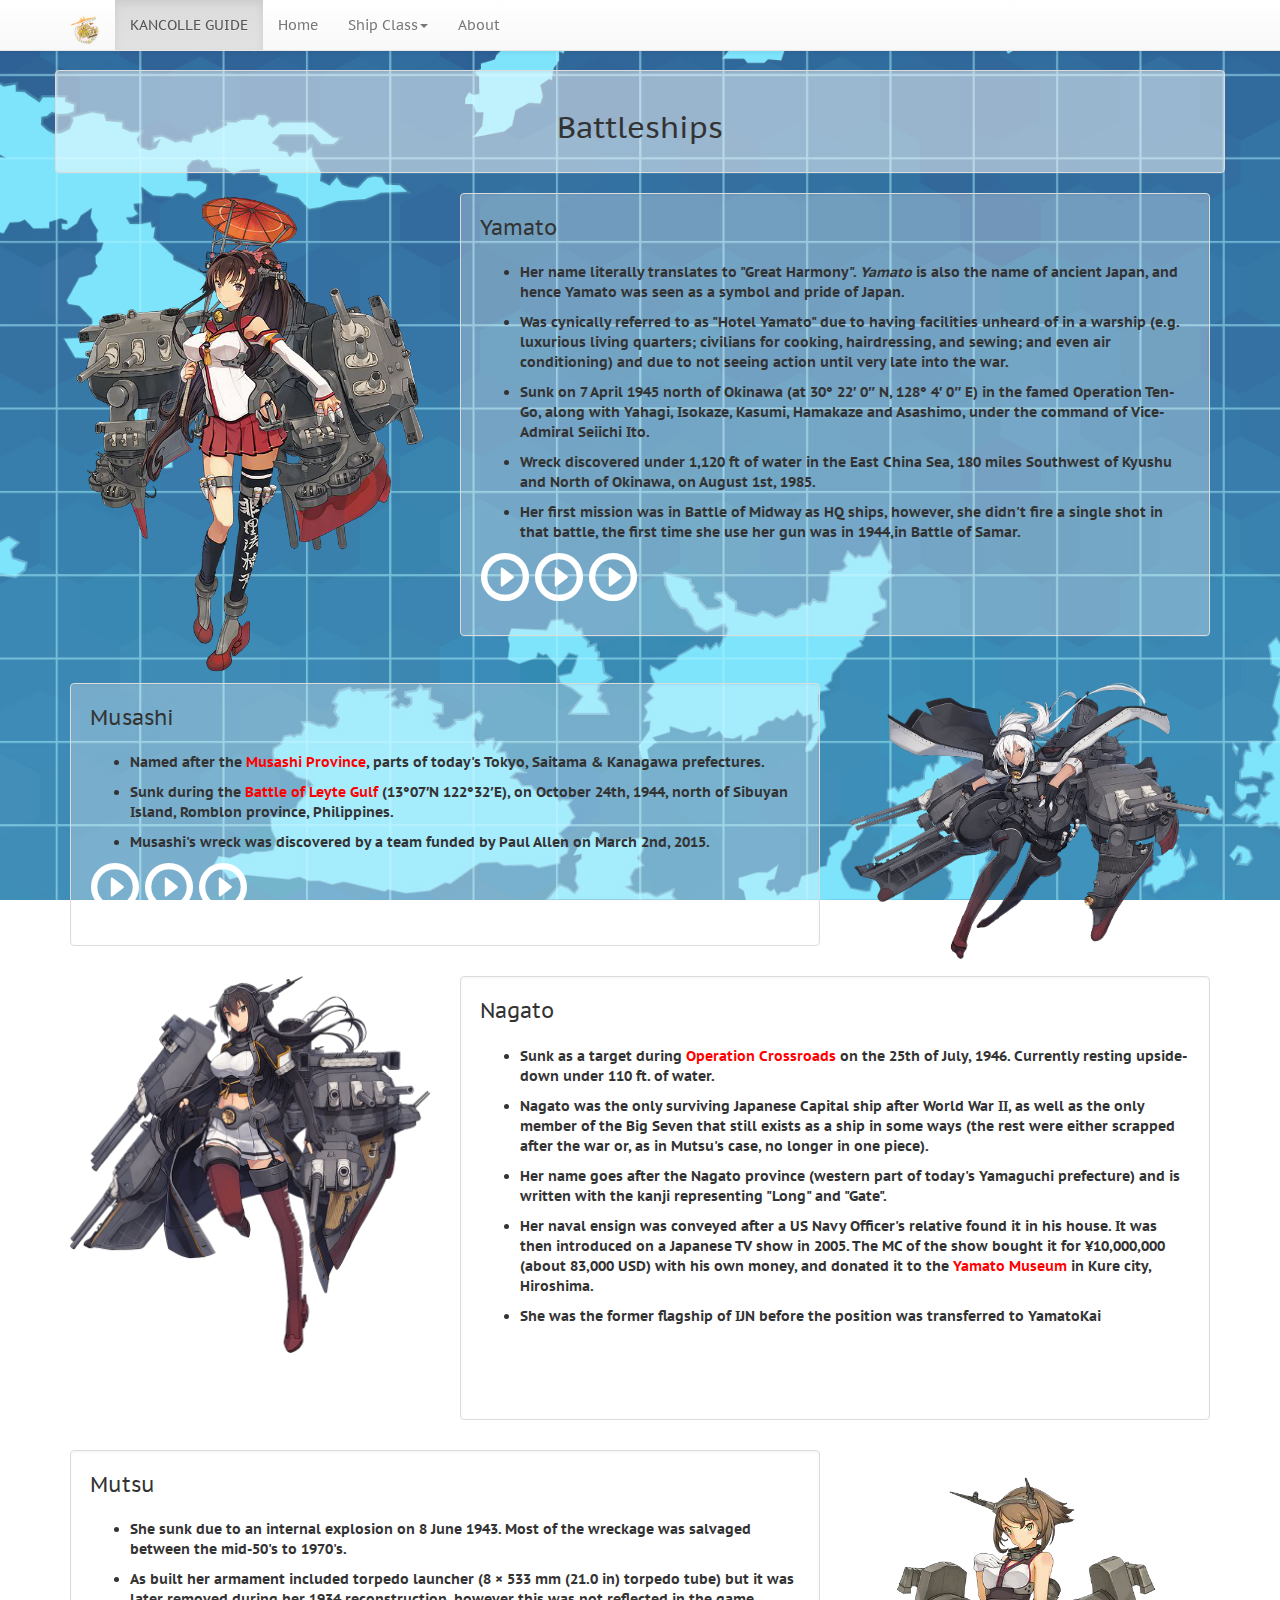
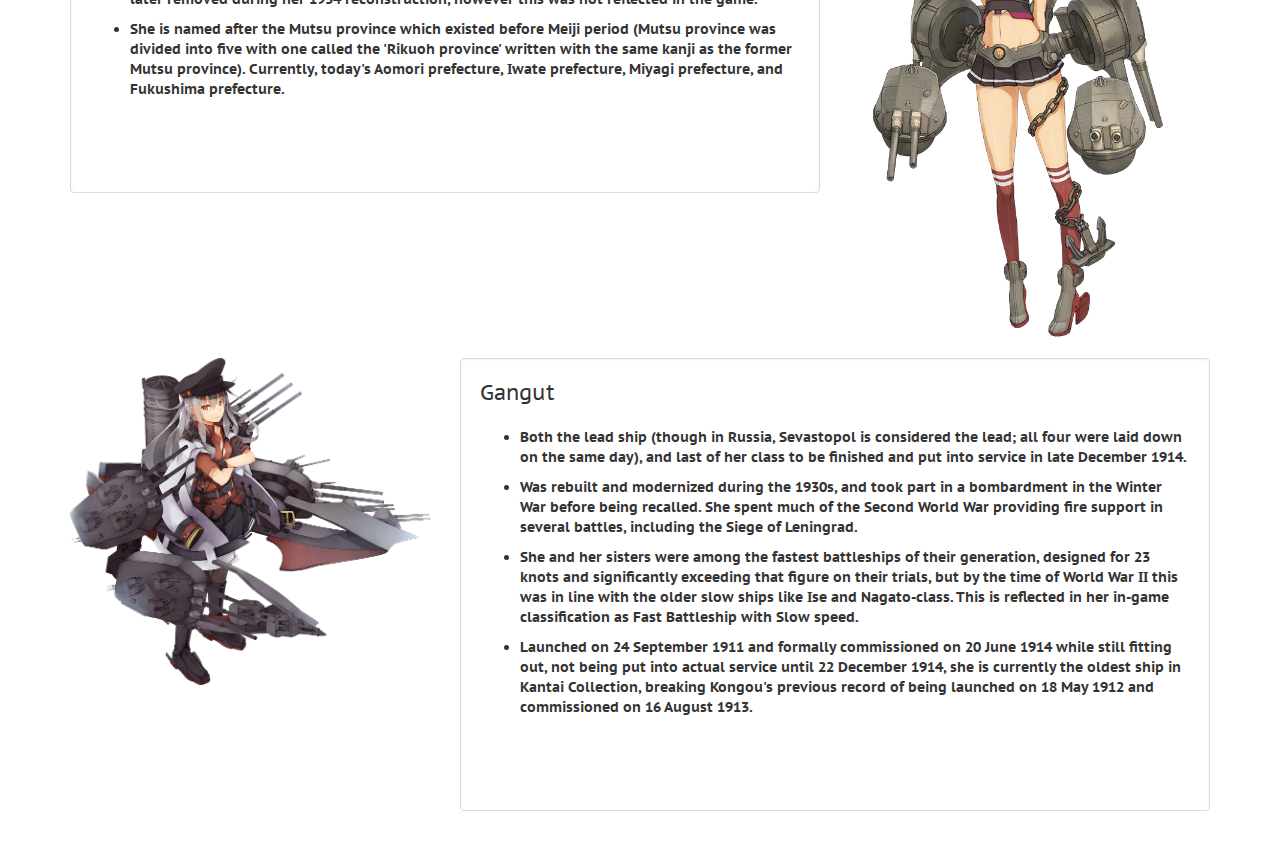
<file: bb.html>
<!DOCTYPE html>
<html lang="en">
<head>
	<meta charset="utf-8">
	<meta name="viewport" content="width=device-width, initial-scale=1.0, maximum-scale=1.0, user-scalable=no">
	<meta http-equiv="X-UA-Comptaible" content="IE=Edge">

	<title>Kantai Collection Guide - Battleship</title>

	<!-- Import Google Fonts -->
	<link href="https://fonts.googleapis.com/css?family=PT+Sans+Caption" rel="stylesheet">

	<!-- Boostrap -->
	<link rel="stylesheet" type="text/css" href="assets/css/bootstrap.min.css">

	<!-- Optional theme -->
	<link rel="stylesheet" type="text/css" href="assets/css/bootstrap-theme.min.css">
	<!-- Custom CSS -->
	<link rel="stylesheet" type="text/css" href="assets/css/styles.css">
</head>
<body class="bb-page">
	<!-- Navigation -->
	<nav class="navbar navbar-default navbar-fixed-top">
		<div class="container">
			<div class="navbar-header">
				<button type="button" class="navbar-toggle collapsed" data-toggle="collapse" data-target="#bs-example-navbar-collapse-1" aria-expanded="false">
					<span class="sr-only">Toggle navigation</span>
					<span class="icon-bar"></span>
					<span class="icon-bar"></span>
					<span class="icon-bar"></span>
				</button>
				<a class="navbar-brand" href="#"><img alt="Brand" src="assets/img/kancolle-logo.png" height="30" width="30"></a>

			</div>
			<!-- Hamburger -->
			<div class="navbar-collapse collapse" id="bs-example-navbar-collapse-1" aria-expanded="false" style="height: 1px;">
				<ul class="nav navbar-nav">
					<li class="active"><a href="#">KANCOLLE GUIDE<span class="sr-only">(current)</span></a></li>
					<li><a href="home.html">Home</a></li>
					<li class="dropdown"><a href="#" class="dropdown-toggle" data-toggle="dropdown" role="button" aria-haspopup="true" aria-expanded="false">Ship Class<span class="caret"></span></a>
						<ul class="dropdown-menu">
							<li><a href="dd.html">Destroyer</a></li>
							<li><a href="cl.html">Light Cruiser</a></li>
							<li><a href="ca.html">Heavy Cruiser</a></li>
							<li><a href="bb.html">Battleship</a></li>
							<li><a href="cv.html">Aircraft Carrier</a></li>
						</ul>
					</li>
					<li><a href="about.html">About</a></li>
				</ul>
			</div>
		</div>
		<!-- End of .container for navbar -->
	</nav>
	<!-- End of Naviation -->
	<!-- Start of Main Content -->
	<div class="container well text-center">
		<h2>Battleships</h2>
	</div>
	<div class="container">
		<!-- 1st row -->
		<div class="row ship-type-row">
			<div class="col-lg-4 col-md-12 col-xs-12">
				<div class="ship-ctr">
					<img class="img-responsive" src="assets/img/ship-img/bb/BB-Yamato.png">
				</div>
			</div>
			<div class="col-lg-8 col-md-12 col-xs-12 ship-info-divider">
				<div class="well ship-info-container">
					<p class="lead ship-name-info">Yamato</p>
					<ul>
						<li><p class="ship-info">Her name literally translates to "Great Harmony". <em>Yamato</em> is also the name of ancient Japan, and hence Yamato was seen as a symbol and pride of Japan.</p></li>
						<li><p class="ship-info">Was cynically referred to as "Hotel Yamato" due to having facilities unheard of in a warship (e.g. luxurious living quarters; civilians for cooking, hairdressing, and sewing; and even air conditioning) and due to not seeing action until very late into the war.</p></li>
						<li><p class="ship-info">Sunk on 7 April 1945 north of Okinawa (at 30° 22′ 0″ N, 128° 4′ 0″ E) in the famed Operation Ten-Go, along with Yahagi, Isokaze, Kasumi, Hamakaze and Asashimo, under the command of Vice-Admiral Seiichi Ito.</p></li>
						<li><p class="ship-info">Wreck discovered under 1,120 ft of water in the East China Sea, 180 miles Southwest of Kyushu and North of Okinawa, on August 1st, 1985.</p></li>
						<li><p class="ship-info">Her first mission was in Battle of Midway as HQ ships, however, she didn't fire a single shot in that battle, the first time she use her gun was in 1944,in Battle of Samar.</p></li>

					</ul>
					<p>
						<!-- 1st Voice -->
						<a title="Yamato Library"><span class="glyphicon glyphicon-play-circle"></span></a>
						<audio class="ship" preload='none'>
							<source src="assets/sound/bb/yamato/Yamato-Library.ogx" type='audio/ogg' />
						</audio>
						<!-- 2nd voice -->
						<a title="YamatoKai Introduction"><span class="glyphicon glyphicon-play-circle"></span></a>	
						<audio preload='none'>
							<source src="assets/sound/bb/yamato/YamatoKai-Introduction.ogx" type='audio/ogg' />
						</audio>
						<!-- 3rd voice -->
						<a title="YamatoKai Joining A Fleet"><span class="glyphicon glyphicon-play-circle"></span></a>
						<audio class="ship" preload='none'>
							<source src="assets/sound/bb/yamato/YamatoKai-Joining_A_Fleet.ogx" type='audio/ogg' />
						</audio>
					</p>	
				</div>	
			</div>
		</div>
		<!-- End 1st Row -->
		<!-- 2nd row -->
		<div class="row ship-type-row">
			<div class="col-lg-4 col-lg-push-8 col-md-12 col-xs-12">
				<div class="ship-ctr">
					<img class="img-responsive" src="assets/img/ship-img/bb/BB-Musashi.png">
				</div>
			</div>
			<div class="col-lg-8 col-lg-pull-4 col-md-12 col-xs-12 ship-info-divider">
				<div class="well ship-info-container">
					<p class="lead ship-name-info">Musashi</p>
					<ul>
						<li><p class="ship-info">Named after the <a href="https://en.wikipedia.org/wiki/Musashi_Province" target="_blank">Musashi Province</a>, parts of today's Tokyo, Saitama & Kanagawa prefectures.</li>
							<li><p class="ship-info">Sunk during the <a href="https://en.wikipedia.org/wiki/Battle_of_Leyte_Gulf" target="_blank">Battle of Leyte Gulf</a> (13°07′N 122°32′E﻿), on October 24th, 1944, north of Sibuyan Island, Romblon province, Philippines.</p></li>
							<li><p class="ship-info">Musashi's wreck was discovered by a team funded by Paul Allen on March 2nd, 2015.</p></li>
						</ul>
						<p>
							<!-- 1st Voice -->
							<a title="Musashi Library"><span class="glyphicon glyphicon-play-circle"></span></a>
							<audio preload='none'>
								<source src="assets/sound/bb/musashi/Musashi-Library.ogx" type='audio/ogg' />
							</audio>
							<!-- 2nd voice -->
							<a title="Musashi Kai Ni Introduction"><span class="glyphicon glyphicon-play-circle"></span></a>
							<audio preload='none'>
								<source src="assets/sound/bb/musashi/MusashiKai2-Introduction.oga" type='audio/ogg' />
							</audio>
							<!-- 3rd voice -->
							<a title="Musashi Night Battle"><span class="glyphicon glyphicon-play-circle"></span></a>
							<audio preload='none'>
								<source src="assets/sound/bb/musashi/Musashi-Night_Battle.ogx" type='audio/ogg' />
							</audio>
						</p>	
					</div>	
				</div>
			</div>
			<!-- End 2nd Row -->
			<!-- 3rd row -->
			<div class="row ship-type-row">
				<div class="col-lg-4 col-md-12 col-xs-12">
					<div class="ship-ctr">
						<img class="img-responsive" src="assets/img/ship-img/bb/BB-Nagato.png">
					</div>
				</div>
				<div class="col-lg-8 col-md-12 col-xs-12 ship-info-divider">
					<div class="well ship-info-container">
						<p class="lead ship-name-info">Nagato</p>
						<ul>
							<li><p class="ship-info">Sunk as a target during <a href="https://en.wikipedia.org/wiki/Operation_Crossroads" target="_blank">Operation Crossroads</a> on the 25th of July, 1946. Currently resting upside-down under 110 ft. of water.</p></li>
							<li><p class="ship-info">Nagato was the only surviving Japanese Capital ship after World War II, as well as the only member of the Big Seven that still exists as a ship in some ways (the rest were either scrapped after the war or, as in Mutsu's case, no longer in one piece).</p></li>
							<li><p class="ship-info">Her name goes after the Nagato province (western part of today's Yamaguchi prefecture) and is written with the kanji representing "Long" and "Gate".</p></li>
							<li><p class="ship-info">Her naval ensign was conveyed after a US Navy Officer's relative found it in his house. It was then introduced on a Japanese TV show in 2005. The MC of the show bought it for ¥10,000,000 (about 83,000 USD) with his own money, and donated it to the <a href="http://www.yamato-museum.com/download-data/ref09_3_eng.pdf" target="_blank">Yamato Museum</a> in Kure city, Hiroshima.</p></li>
							<li><p class="ship-info">She was the former flagship of IJN before the position was transferred to YamatoKai</p></li>

						</ul>
						<p>
							<!-- 1st Voice -->
							<a title="Nagato Library"><span class="glyphicon glyphicon-play-circle"></span></a>
							<audio preload='none'>
								<source src="assets/sound/bb/nagato/Nagato-Library.ogx" type='audio/ogg' />
							</audio>
							<!-- 2nd voice -->
							<a title="Nagato Kai Ni Introduction"><span class="glyphicon glyphicon-play-circle"></span></a>
							<audio preload='none'>
								<source src="assets/sound/bb/nagato/NagatoKai2-Introduction.oga" type='audio/ogg' />
							</audio>
							<!-- 3rd voice -->
							<a title="Nagato Kai Ni Joining A Fleet"><span class="glyphicon glyphicon-play-circle"></span></a>
							<audio preload='none'>
								<source src="assets/sound/bb/nagato/NagatoKai2-Joining_A_Fleet.oga" type='audio/ogg' />
							</audio>
						</p>	
					</div>	
				</div>
			</div>
			<!-- End 3rd row -->
			<!-- 4th row -->
			<div class="row ship-type-row">
				<div class="col-lg-4 col-lg-push-8 col-md-12 col-xs-12">
					<div class="ship-ctr">
						<img class="img-responsive" src="assets/img/ship-img/bb/BB-Mutsu.png">
					</div>
				</div>
				<div class="col-lg-8 col-lg-pull-4 col-md-12 col-xs-12 ship-info-divider">
					<div class="well ship-info-container">
						<p class="lead ship-name-info">Mutsu</p>
						<ul>
							<li><p class="ship-info">She sunk due to an internal explosion on 8 June 1943. Most of the wreckage was salvaged between the mid-50's to 1970's.</p></li>
							<li><p class="ship-info">As built her armament included torpedo launcher (8 × 533 mm (21.0 in) torpedo tube) but it was later removed during her 1934 reconstruction, however this was not reflected in the game.</p></li>
							<li><p class="ship-info">She is named after the Mutsu province which existed before Meiji period (Mutsu province was divided into five with one called the 'Rikuoh province' written with the same kanji as the former Mutsu province). Currently, today's Aomori prefecture, Iwate prefecture, Miyagi prefecture, and Fukushima prefecture.</p></li>
						</ul>
						<p>
							<!-- 1st Voice -->
							<a title="Mutsu Library"><span class="glyphicon glyphicon-play-circle"></span></a>
							<audio preload='none'>
								<source src="assets/sound/bb/mutsu/Mutsu-Library.ogx" type='audio/ogg' />
							</audio>
							<!-- 2nd voice -->
							<a title="Mutsu Introduction"><span class="glyphicon glyphicon-play-circle"></span></a>
							<audio id="shipc5" preload='none'>
								<source src="assets/sound/bb/mutsu/Mutsu-Introduction.ogx" type='audio/ogg' />
							</audio>
							<!-- 3rd voice -->
							<a title="Mutsu Night Battle"><span class="glyphicon glyphicon-play-circle"></span></a>
							<audio preload='none'>
								<source src="assets/sound/bb/mutsu/Mutsu-Night_Battle.ogx" type='audio/ogg' />
							</audio>
						</p>	
					</div>	
				</div>
			</div>
			<!-- End 4th row -->
			<!-- 5th row -->
			<div class="row ship-type-row">
				<div class="col-lg-4 col-md-12 col-xs-12">
					<div class="ship-ctr">
						<img class="img-responsive" src="assets/img/ship-img/bb/BB-Gangut.png">
					</div>
				</div>
				<div class="col-lg-8 col-md-12 col-xs-12 ship-info-divider">
					<div class="well ship-info-container">
						<p class="lead ship-name-info">Gangut</p>
						<ul>
							<li><p class="ship-info">Both the lead ship (though in Russia, Sevastopol is considered the lead; all four were laid down on the same day), and last of her class to be finished and put into service in late December 1914.</p></li>
							<li><p class="ship-info">Was rebuilt and modernized during the 1930s, and took part in a bombardment in the Winter War before being recalled. She spent much of the Second World War providing fire support in several battles, including the Siege of Leningrad.</p></li>
							<li><p class="ship-info">She and her sisters were among the fastest battleships of their generation, designed for 23 knots and significantly exceeding that figure on their trials, but by the time of World War II this was in line with the older slow ships like Ise and Nagato-class. This is reflected in her in-game classification as Fast Battleship with Slow speed.</p></li>
							<li><p class="ship-info">Launched on 24 September 1911 and formally commissioned on 20 June 1914 while still fitting out, not being put into actual service until 22 December 1914, she is currently the oldest ship in Kantai Collection, breaking Kongou's previous record of being launched on 18 May 1912 and commissioned on 16 August 1913.</p></li>

						</ul>
						<p>
							<!-- 1st Voice -->
							<a title="Gangut Library"><span class="glyphicon glyphicon-play-circle"></span></a>
							<audio preload='none'>
								<source src="assets/sound/bb/gangutdva/Gangut-Library.oga" type='audio/ogg' />
							</audio>
							<!-- 2nd voice -->
							<a title="GangutDva Introduction"><span class="glyphicon glyphicon-play-circle"></span></a>
							<audio preload='none'>
								<source src="assets/sound/bb/gangutdva/GangutDva-Introduction.oga" type='audio/ogg' />
							</audio>
							<!-- 3rd voice -->
							<a title="GangutDva Secretary 3"><span class="glyphicon glyphicon-play-circle"></span></a>
							<audio preload='none'>
								<source src="assets/sound/bb/gangutdva/GangutDva-Secretary_3.oga" type='audio/ogg' />
							</audio>
						</p>	
					</div>	
				</div>
			</div>
			<!-- End 5th row -->
		</div>
		<!-- End of Container -->
		<!-- End of Main Content -->
		<!-- Import Script -->
		<script src="https://ajax.googleapis.com/ajax/libs/jquery/3.3.1/jquery.min.js"></script>
		<script src="https://maxcdn.bootstrapcdn.com/bootstrap/3.3.7/js/bootstrap.min.js"></script>
		<!-- Custom Script -->
		<script src="assets/js/script.js"></script>
	</body>
	</html>
</file>
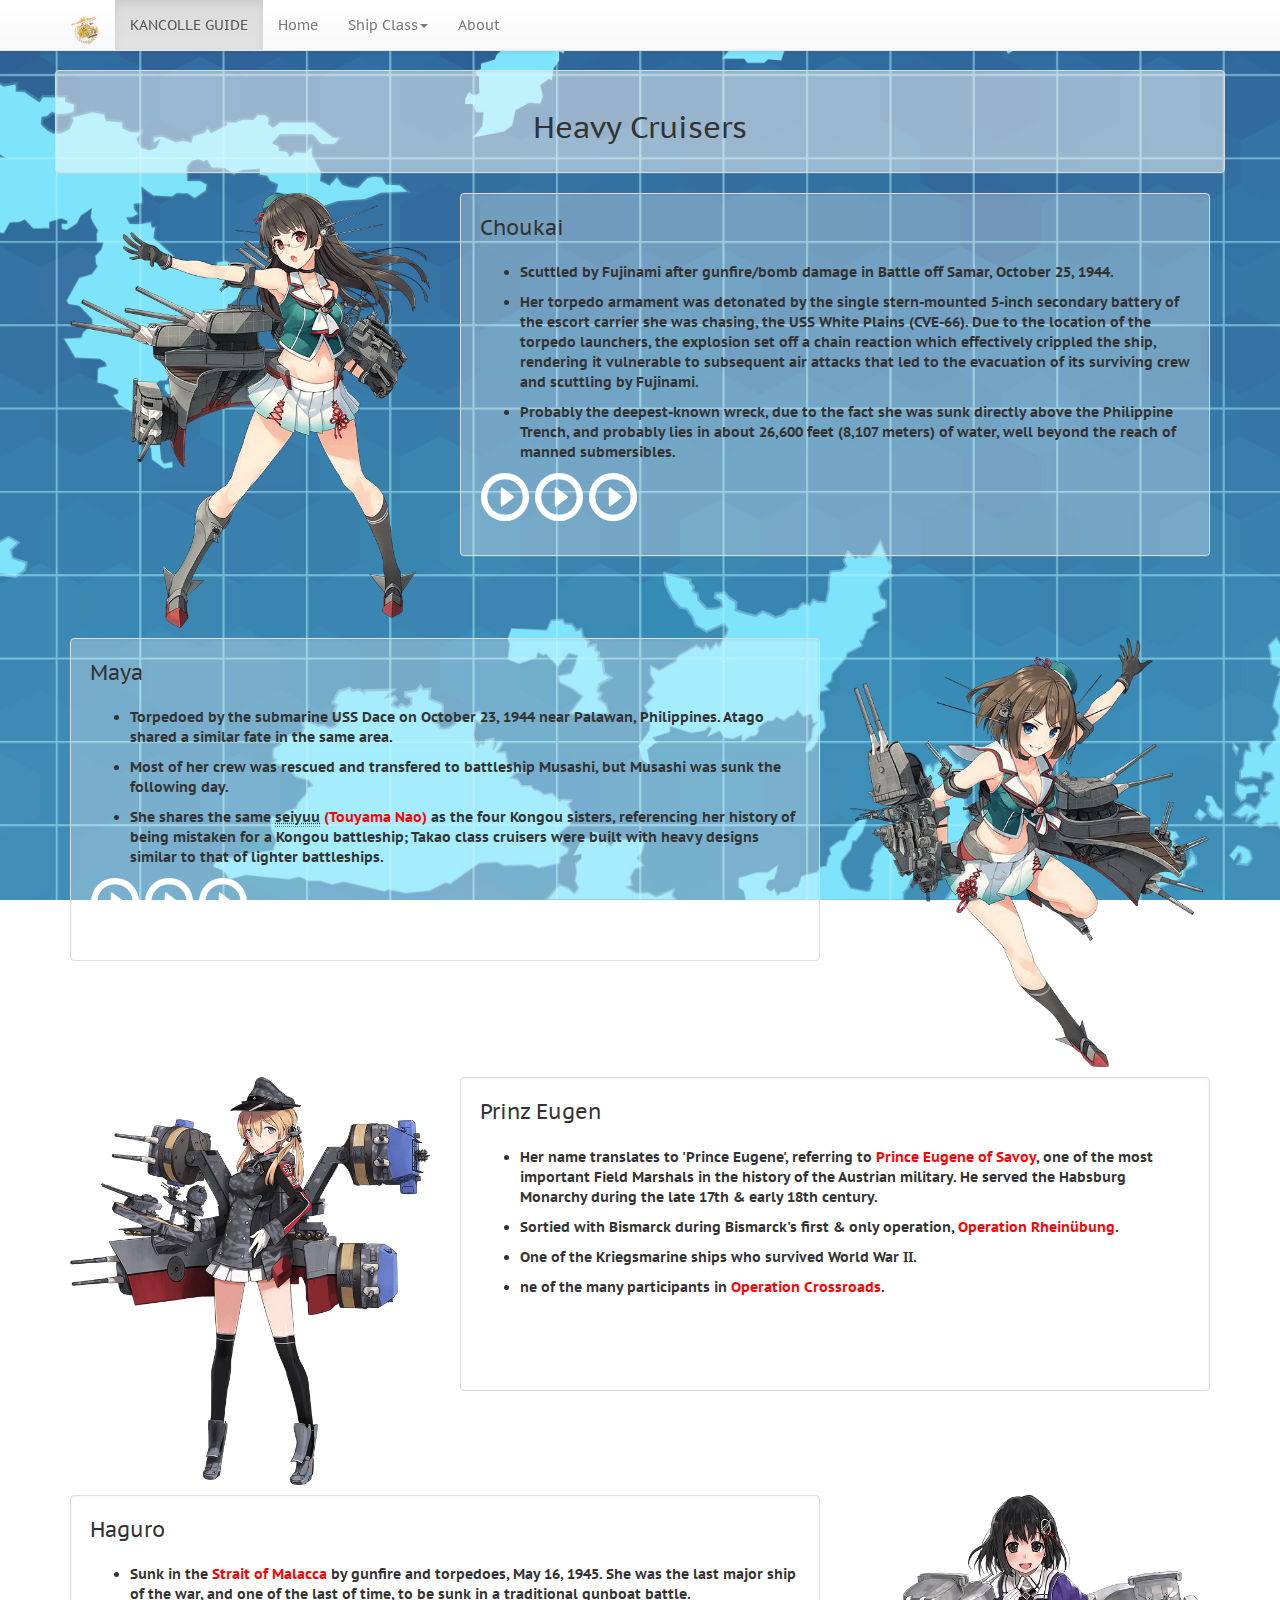
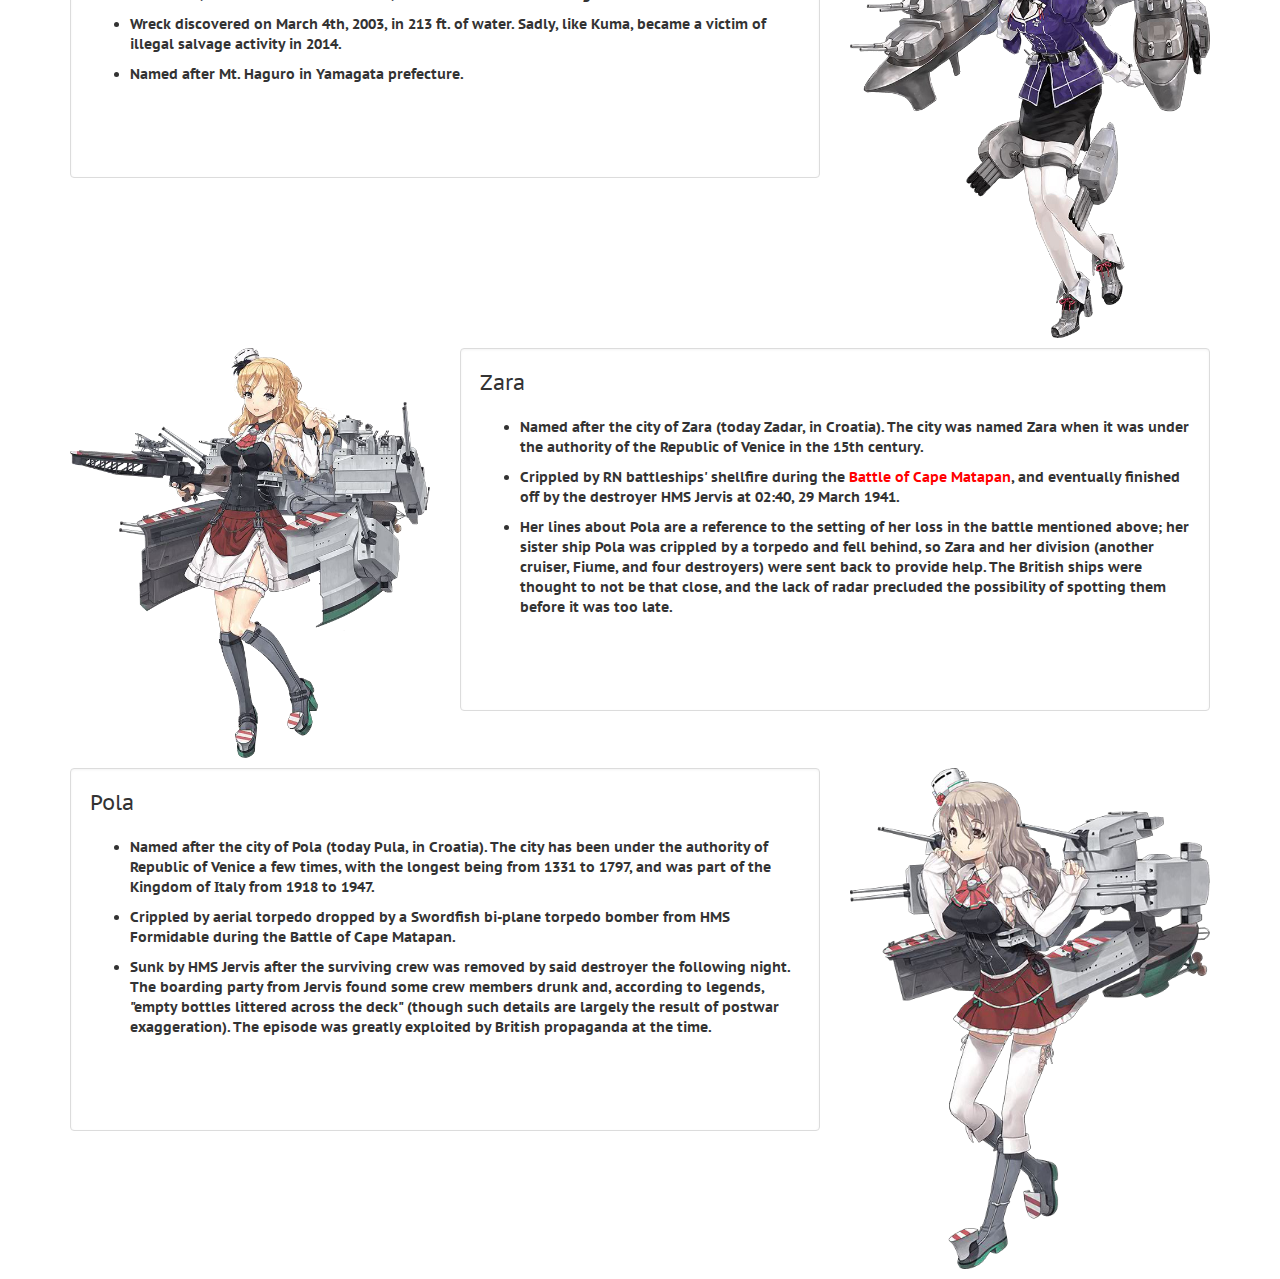
<file: ca.html>
<!DOCTYPE html>
<html lang="en">
<head>
	<meta charset="utf-8">
	<meta name="viewport" content="width=device-width, initial-scale=1.0, maximum-scale=1.0, user-scalable=no">
	<meta http-equiv="X-UA-Comptaible" content="IE=Edge">

	<title>Kantai Collection Guide - Heavy Cruiser</title>

	<!-- Import Google Fonts -->
	<link href="https://fonts.googleapis.com/css?family=PT+Sans+Caption" rel="stylesheet">

	<!-- Boostrap -->
	<link rel="stylesheet" type="text/css" href="assets/css/bootstrap.min.css">

	<!-- Optional theme -->
	<link rel="stylesheet" type="text/css" href="assets/css/bootstrap-theme.min.css">
	<!-- Custom CSS -->
	<link rel="stylesheet" type="text/css" href="assets/css/styles.css">
</head>
<body class="ca-page">
	<!-- Navigation -->
	<nav class="navbar navbar-default navbar-fixed-top">
		<div class="container">
			<div class="navbar-header">
				<button type="button" class="navbar-toggle collapsed" data-toggle="collapse" data-target="#bs-example-navbar-collapse-1" aria-expanded="false">
					<span class="sr-only">Toggle navigation</span>
					<span class="icon-bar"></span>
					<span class="icon-bar"></span>
					<span class="icon-bar"></span>
				</button>
				<a class="navbar-brand" href="#"><img alt="Brand" src="assets/img/kancolle-logo.png" height="30" width="30"></a>

			</div>
			<!-- Hamburger -->
			<div class="navbar-collapse collapse" id="bs-example-navbar-collapse-1" aria-expanded="false" style="height: 1px;">
				<ul class="nav navbar-nav">
					<li class="active"><a href="#">KANCOLLE GUIDE<span class="sr-only">(current)</span></a></li>
					<li><a href="home.html">Home</a></li>
					<li class="dropdown"><a href="#" class="dropdown-toggle" data-toggle="dropdown" role="button" aria-haspopup="true" aria-expanded="false">Ship Class<span class="caret"></span></a>
						<ul class="dropdown-menu">
							<li><a href="dd.html">Destroyer</a></li>
							<li><a href="cl.html">Light Cruiser</a></li>
							<li><a href="ca.html">Heavy Cruiser</a></li>
							<li><a href="bb.html">Battleship</a></li>
							<li><a href="cv.html">Aircraft Carrier</a></li>
						</ul>
					</li>
					<li><a href="about.html">About</a></li>
				</ul>
			</div>
		</div>
		<!-- End of .container for navbar -->
	</nav>
	<!-- End of Naviation -->
	<!-- Start of Main Content -->
	<div class="container well text-center">
		<h2>Heavy Cruisers</h2>
	</div>
	<div class="container">
		<!-- 1st row -->
		<div class="row ship-type-row">
			<div class="col-lg-4 col-md-12 col-xs-12">
				<div class="ship-ctr">
					<img class="img-responsive" src="assets/img/ship-img/ca/CA-Choukai.png">
				</div>
			</div>
			<div class="col-lg-8 col-md-12 col-xs-12 ship-info-divider">
				<div class="well ship-info-container">
					<p class="lead ship-name-info">Choukai</p>
					<ul>
						<li><p class="ship-info">Scuttled by Fujinami after gunfire/bomb damage in Battle off Samar, October 25, 1944.</p></li>
						<li><p class="ship-info">Her torpedo armament was detonated by the single stern-mounted 5-inch secondary battery of the escort carrier she was chasing, the USS White Plains (CVE-66). Due to the location of the torpedo launchers, the explosion set off a chain reaction which effectively crippled the ship, rendering it vulnerable to subsequent air attacks that led to the evacuation of its surviving crew and scuttling by Fujinami.</p></li>
						<li><p class="ship-info">Probably the deepest-known wreck, due to the fact she was sunk directly above the Philippine Trench, and probably lies in about 26,600 feet (8,107 meters) of water, well beyond the reach of manned submersibles.</p></li>
					</ul>
					<p>
						<!-- 1st Voice -->
						<a title="Choukai Kai Ni Introduction"><span class="glyphicon glyphicon-play-circle"></span></a>	
						<audio preload='none'>
							<source src="assets/sound/ca/choukai/ChoukaiKai2-Introduction.ogx" type='audio/ogg' />
						</audio>
						<!-- 2nd voice -->
						<a title="Choukai Kai Ni Joining A Fleet"><span class="glyphicon glyphicon-play-circle"></span></a>
						<audio class="ship" preload='none'>
							<source src="assets/sound/ca/choukai/ChoukaiKai2-Joining_A_Fleet.ogx" type='audio/ogg' />
						</audio>
						<!-- 3rd voice -->
						<a title="Choukai Kai Ni Attack"><span class="glyphicon glyphicon-play-circle"></span></a>
						<audio class="ship" preload='none'>
							<source src="assets/sound/ca/choukai/ChoukaiKai2-Attack.ogx" type='audio/ogg' />
						</audio>
					</p>	
				</div>	
			</div>
		</div>
		<!-- End 1st Row -->
		<!-- 2nd row -->
		<div class="row ship-type-row">
			<div class="col-lg-4 col-lg-push-8 col-md-12 col-xs-12">
				<div class="ship-ctr">
					<img class="img-responsive" src="assets/img/ship-img/ca/CA-Maya.png">
				</div>
			</div>
			<div class="col-lg-8 col-lg-pull-4 col-md-12 col-xs-12 ship-info-divider">
				<div class="well ship-info-container">
					<p class="lead ship-name-info">Maya</p>
					<ul>
						<li><p class="ship-info">Torpedoed by the submarine USS Dace on October 23, 1944 near Palawan, Philippines. Atago shared a similar fate in the same area.</p></li>
						<li><p class="ship-info">Most of her crew was rescued and transfered to battleship Musashi, but Musashi was sunk the following day.</p></li>
						<li><p class="ship-info">She shares the same <abbr title="Voice Actress">seiyuu</abbr> <a href="https://myanimelist.net/people/11184/Nao_Touyama" target="_blank">(Touyama Nao)</a> as the four Kongou sisters, referencing her history of being mistaken for a Kongou battleship; Takao class cruisers were built with heavy designs similar to that of lighter battleships.</p></li>
					</ul>
					<p>
						<!-- 1st Voice -->
						<a title="Maya Library"><span class="glyphicon glyphicon-play-circle"></span></a>
						<audio preload='none'>
							<source src="assets/sound/ca/maya/Maya-Library.ogx" type='audio/ogg' />
						</audio>
						<!-- 2nd voice -->
						<a title="Maya Kai Ni Starting A Sortie"><span class="glyphicon glyphicon-play-circle"></span></a>
						<audio preload='none'>
							<source src="assets/sound/ca/maya/MayaKai2-Starting_A_Sortie.ogx" type='audio/ogg' />
						</audio>
						<!-- 3rd voice -->
						<a title="Maya Night Battle"><span class="glyphicon glyphicon-play-circle"></span></a>
						<audio preload='none'>
							<source src="assets/sound/ca/maya/Maya-Night_Battle.ogx" type='audio/ogg' />
						</audio>
					</p>	
				</div>	
			</div>
		</div>
		<!-- End 2nd Row -->
		<!-- 3rd row -->
		<div class="row ship-type-row">
			<div class="col-lg-4 col-md-12 col-xs-12">
				<div class="ship-ctr">
					<img class="img-responsive" src="assets/img/ship-img/ca/CA-PrinzEugen.png">
				</div>
			</div>
			<div class="col-lg-8 col-md-12 col-xs-12 ship-info-divider">
				<div class="well ship-info-container">
					<p class="lead ship-name-info">Prinz Eugen</p>
					<ul>
						<li><p class="ship-info">Her name translates to 'Prince Eugene', referring to <a href="https://en.wikipedia.org/wiki/Prince_Eugene_of_Savoy" target="_blank">Prince Eugene of Savoy</a>, one of the most important Field Marshals in the history of the Austrian military. He served the Habsburg Monarchy during the late 17th & early 18th century.</p></li>
						<li><p class="ship-info">Sortied with Bismarck during Bismarck's first & only operation, <a href="https://en.wikipedia.org/wiki/Operation_Rhein%C3%BCbung" target="_blank">Operation Rheinübung</a>.</p></li>
						<li><p class="ship-info">One of the Kriegsmarine ships who survived World War II.</p></li>
						<li><p class="ship-info">ne of the many participants in <a href="https://en.wikipedia.org/wiki/Operation_Crossroads" target="_blank">Operation Crossroads</a>.</p></li>
					</ul>
					<p>
						<!-- 1st Voice -->
						<a title="Prinz Eugen Introduction"><span class="glyphicon glyphicon-play-circle"></span></a>
						<audio preload='none'>
							<source src="assets/sound/ca/prinzeugen/Prinz_Eugen-Introduction.ogx" type='audio/ogg' />
						</audio>
						<!-- 2nd voice -->
						<a title="Prinz Eugen Library"><span class="glyphicon glyphicon-play-circle"></span></a>
						<audio preload='none'>
							<source src="assets/sound/ca/prinzeugen/Prinz_Eugen-Library.ogx" type='audio/ogg' />
						</audio>
						<!-- 3rd voice -->
						<a title="Prinz Eugen Secretary 2"><span class="glyphicon glyphicon-play-circle"></span></a>
						<audio preload='none'>
							<source src="assets/sound/ca/prinzeugen/Prinz_Eugen-Secretary_2.ogx" type='audio/ogg' />
						</audio>
					</p>	
				</div>	
			</div>
		</div>
		<!-- End 3rd row -->
		<!-- 4th row -->
		<div class="row ship-type-row">
			<div class="col-lg-4 col-lg-push-8 col-md-12 col-xs-12">
				<div class="ship-ctr">
					<img class="img-responsive" src="assets/img/ship-img/ca/CA-Haguro.png">
				</div>
			</div>
			<div class="col-lg-8 col-lg-pull-4 col-md-12 col-xs-12 ship-info-divider">
				<div class="well ship-info-container">
					<p class="lead ship-name-info">Haguro</p>
					<ul>
						<li><p class="ship-info">Sunk in the <a href="https://en.wikipedia.org/wiki/Strait_of_Malacca" target="_blank">Strait of Malacca</a> by gunfire and torpedoes, May 16, 1945. She was the last major ship of the war, and one of the last of time, to be sunk in a traditional gunboat battle.</p></li>
						<li><p class="ship-info">Wreck discovered on March 4th, 2003, in 213 ft. of water. Sadly, like Kuma, became a victim of illegal salvage activity in 2014.</p></li>
						<li><p class="ship-info">Named after Mt. Haguro in Yamagata prefecture.</p></li>		
					</ul>
					<p>
						<!-- 1st Voice -->
						<a title="Haguro Library"><span class="glyphicon glyphicon-play-circle"></span></a>
						<audio preload='none'>
							<source src="assets/sound/ca/haguro/Haguro-Library.ogx" type='audio/ogg' />
						</audio>
						<!-- 2nd voice -->
						<a title="Haguro Kai Ni Introduction"><span class="glyphicon glyphicon-play-circle"></span></a>
						<audio id="shipc5" preload='none'>
							<source src="assets/sound/ca/haguro/HaguroKai2-Introduction.ogx" type='audio/ogg' />
						</audio>
						<!-- 3rd voice -->
						<a title="Haguro Kai Idle"><span class="glyphicon glyphicon-play-circle"></span></a>
						<audio preload='none'>
							<source src="assets/sound/ca/haguro/HaguroKai-Idle.ogx" type='audio/ogg' />
						</audio>
					</p>	
				</div>	
			</div>
		</div>
		<!-- End 4th row -->
		<!-- 5th row -->
		<div class="row ship-type-row">
			<div class="col-lg-4 col-md-12 col-xs-12">
				<div class="ship-ctr">
					<img class="img-responsive" src="assets/img/ship-img/ca/CA-Zara.png">
				</div>
			</div>
			<div class="col-lg-8 col-md-12 col-xs-12 ship-info-divider">
				<div class="well ship-info-container">
					<p class="lead ship-name-info">Zara</p>
					<ul>
						<li><p class="ship-info">Named after the city of Zara (today Zadar, in Croatia). The city was named Zara when it was under the authority of the Republic of Venice in the 15th century.</p></li>
						<li><p class="ship-info">Crippled by RN battleships' shellfire during the <a href="https://en.wikipedia.org/wiki/Battle_of_Cape_Matapan" target="_blank">Battle of Cape Matapan</a>, and eventually finished off by the destroyer HMS Jervis at 02:40, 29 March 1941.</p></li>
						<li><p class="ship-info">Her lines about Pola are a reference to the setting of her loss in the battle mentioned above; her sister ship Pola was crippled by a torpedo and fell behind, so Zara and her division (another cruiser, Fiume, and four destroyers) were sent back to provide help. The British ships were thought to not be that close, and the lack of radar precluded the possibility of spotting them before it was too late.</p></li>
					</ul>
					<p>
						<!-- 1st Voice -->
						<a title="ZaraDue Joining A Fleet"><span class="glyphicon glyphicon-play-circle"></span></a>
						<audio preload='none'>
							<source src="assets/sound/ca/zara/ZaraDue-Joining_A_Fleet.oga" type='audio/ogg' />
						</audio>
						<!-- 2nd voice -->
						<a title="Zara Due Starting A Sortie"><span class="glyphicon glyphicon-play-circle"></span></a>
						<audio preload='none'>
							<source src="assets/sound/ca/zara/ZaraDue-Starting_A_Sortie.oga" type='audio/ogg' />
						</audio>
						<!-- 3rd voice -->
						<a title="Zara Due Battle Start"><span class="glyphicon glyphicon-play-circle"></span></a>
						<audio preload='none'>
							<source src="assets/sound/ca/zara/ZaraDue-Battle_Start.oga" type='audio/ogg' />
						</audio>
					</p>	
				</div>	
			</div>
		</div>
		<!-- End 5th row -->
		<!-- 6th row -->
		<div class="row ship-type-row">
			<div class="col-lg-4 col-lg-push-8 col-md-12 col-xs-12">
				<div class="ship-ctr">
					<img class="img-responsive" src="assets/img/ship-img/ca/CA-Pola.png">
				</div>
			</div>
			<div class="col-lg-8 col-lg-pull-4 col-md-12 col-xs-12 ship-info-divider">
				<div class="well ship-info-container">
					<p class="lead ship-name-info">Pola</p>
					<ul>
						<li><p class="ship-info">Named after the city of Pola (today Pula, in Croatia). The city has been under the authority of Republic of Venice a few times, with the longest being from 1331 to 1797, and was part of the Kingdom of Italy from 1918 to 1947.</p></li>
						<li><p class="ship-info">Crippled by aerial torpedo dropped by a Swordfish bi-plane torpedo bomber from HMS Formidable during the Battle of Cape Matapan.</p></li>
						<li><p class="ship-info">Sunk by HMS Jervis after the surviving crew was removed by said destroyer the following night. The boarding party from Jervis found some crew members drunk and, according to legends, "empty bottles littered across the deck" (though such details are largely the result of postwar exaggeration). The episode was greatly exploited by British propaganda at the time.</p></li>
					</ul>
					<p>
						<!-- 1st Voice -->
						<a title="Pola Library"><span class="glyphicon glyphicon-play-circle"></span></a>
						<audio preload='none'>
							<source src="assets/sound/ca/pola/Pola-Library.ogx" type='audio/ogg' />
						</audio>
						<!-- 2nd voice -->
						<a title="Pola Kai Introduction"><span class="glyphicon glyphicon-play-circle"></span></a>
						<audio id="shipc5" preload='none'>
							<source src="assets/sound/ca/pola/PolaKai-Introduction.ogx" type='audio/ogg' />
						</audio>
						<!-- 3rd voice -->
						<a title="Pola Joining A Fleet"><span class="glyphicon glyphicon-play-circle"></span></a>
						<audio preload='none'>
							<source src="assets/sound/ca/pola/Pola-Joining_A_Fleet.ogx" type='audio/ogg' />
						</audio>
					</p>	
				</div>	
			</div>
		</div>
		<!-- End 6th row -->
	</div>
	<!-- End Container -->
	<!-- End of Main Content -->

	<!-- Import Script -->
	<script src="https://ajax.googleapis.com/ajax/libs/jquery/3.3.1/jquery.min.js"></script>
	<script src="https://maxcdn.bootstrapcdn.com/bootstrap/3.3.7/js/bootstrap.min.js"></script>
	<!-- Custom Script -->
	<script src="assets/js/script.js"></script>
</body>
</html>
</file>
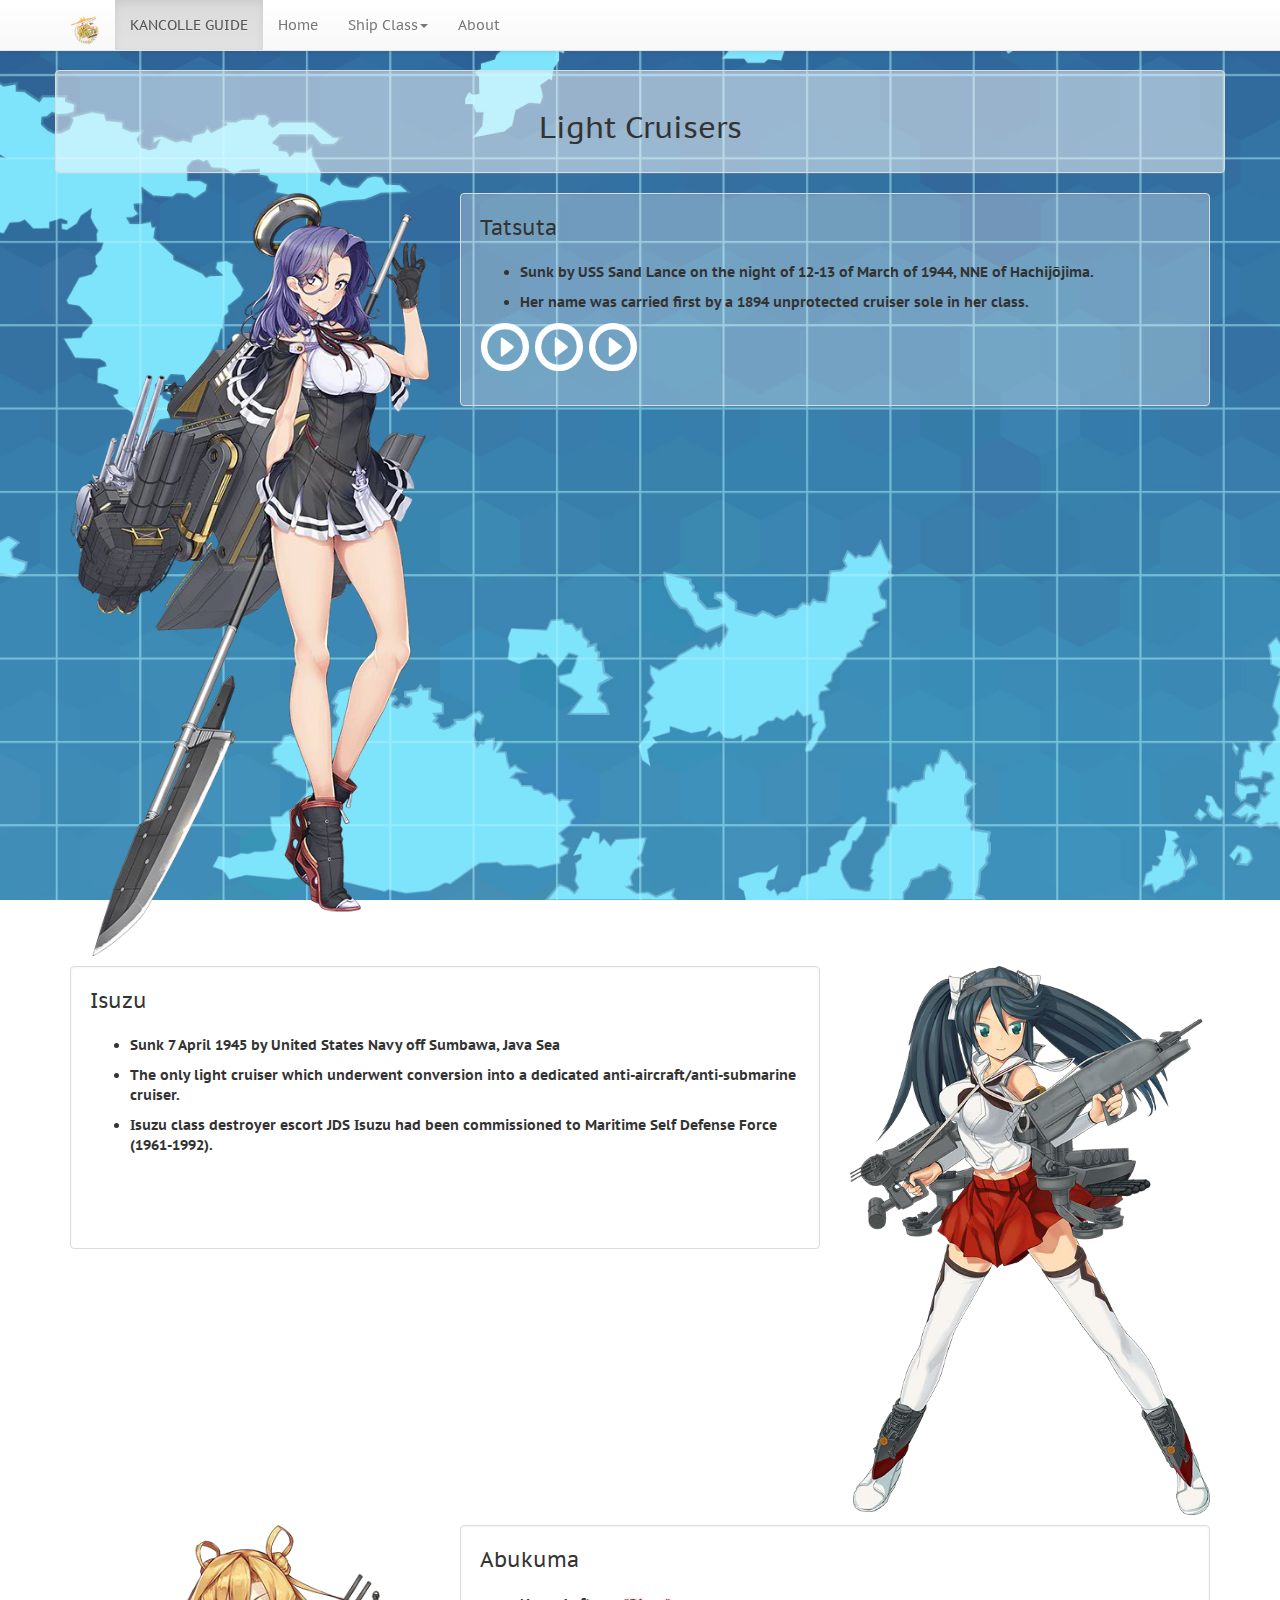
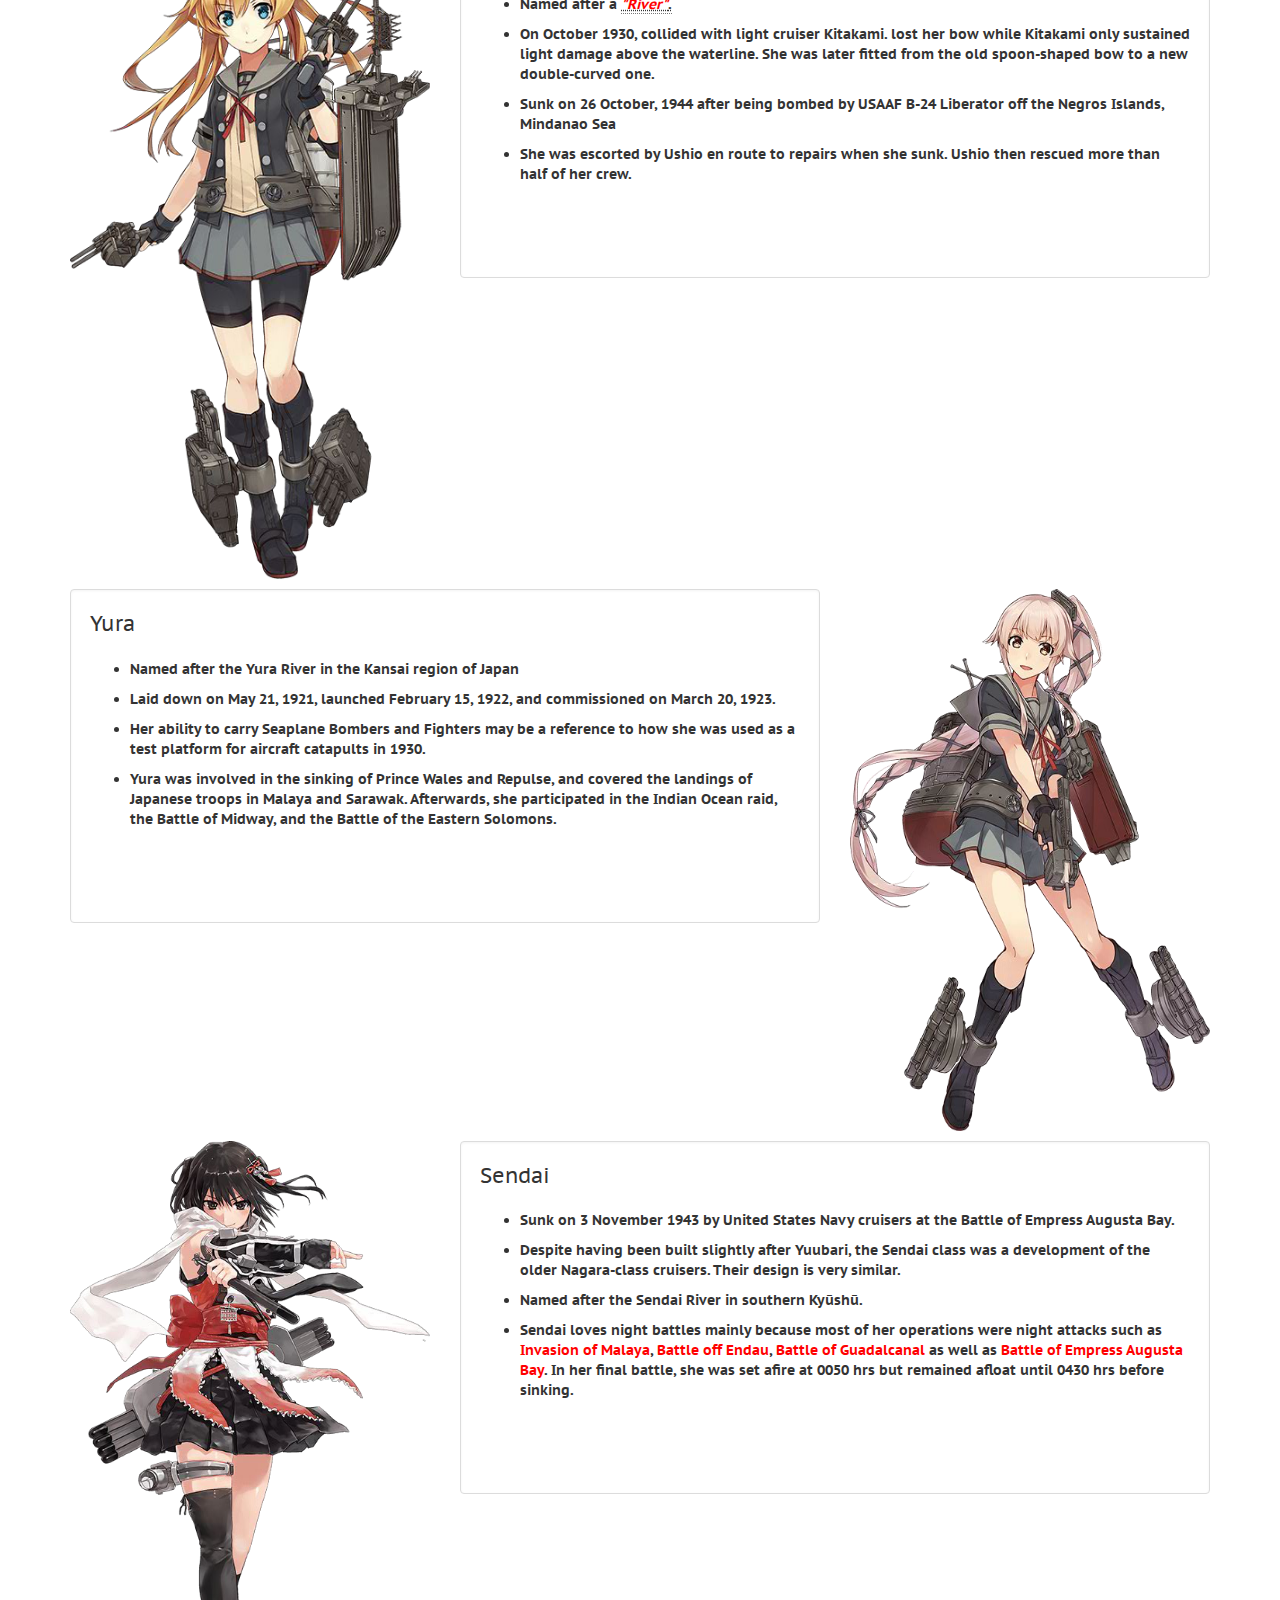
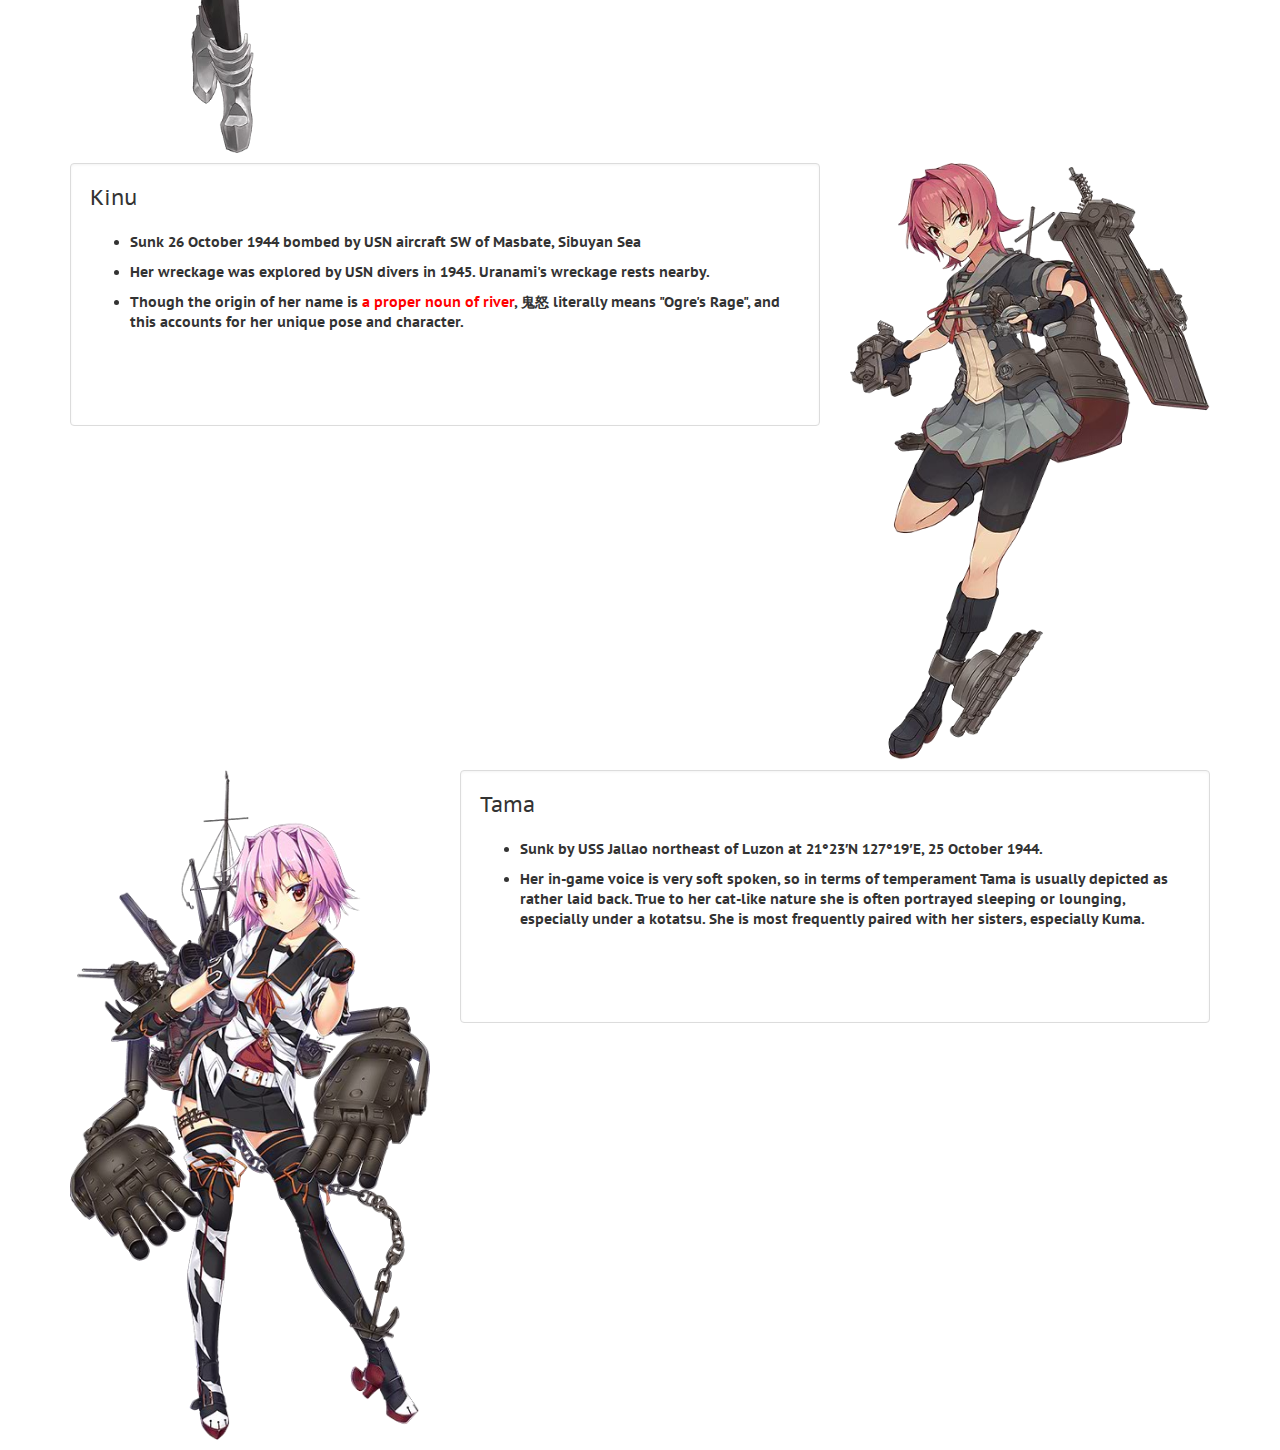
<file: cl.html>
<!DOCTYPE html>
<html lang="en">
<head>
	<meta charset="utf-8">
	<meta name="viewport" content="width=device-width, initial-scale=1.0, maximum-scale=1.0, user-scalable=no">
	<meta http-equiv="X-UA-Comptaible" content="IE=Edge">

	<title>Kantai Collection Guide - Light Cruiser</title>

	<!-- Import Google Fonts -->
	<link href="https://fonts.googleapis.com/css?family=PT+Sans+Caption" rel="stylesheet">

	<!-- Boostrap -->
	<link rel="stylesheet" type="text/css" href="assets/css/bootstrap.min.css">

	<!-- Optional theme -->
	<link rel="stylesheet" type="text/css" href="assets/css/bootstrap-theme.min.css">
	<!-- Custom CSS -->
	<link rel="stylesheet" type="text/css" href="assets/css/styles.css">
</head>
<body class="cl-page">
	<!-- Navigation -->
	<nav class="navbar navbar-default navbar-fixed-top">
		<div class="container">
			<div class="navbar-header">
				<button type="button" class="navbar-toggle collapsed" data-toggle="collapse" data-target="#bs-example-navbar-collapse-1" aria-expanded="false">
					<span class="sr-only">Toggle navigation</span>
					<span class="icon-bar"></span>
					<span class="icon-bar"></span>
					<span class="icon-bar"></span>
				</button>
				<a class="navbar-brand" href="#"><img alt="Brand" src="assets/img/kancolle-logo.png" height="30" width="30"></a>

			</div>
			<!-- Hamburger -->
			<div class="navbar-collapse collapse" id="bs-example-navbar-collapse-1" aria-expanded="false" style="height: 1px;">
				<ul class="nav navbar-nav">
					<li class="active"><a href="#">KANCOLLE GUIDE<span class="sr-only">(current)</span></a></li>
					<li><a href="home.html">Home</a></li>
					<li class="dropdown"><a href="#" class="dropdown-toggle" data-toggle="dropdown" role="button" aria-haspopup="true" aria-expanded="false">Ship Class<span class="caret"></span></a>
						<ul class="dropdown-menu">
							<li><a href="dd.html">Destroyer</a></li>
							<li><a href="cl.html">Light Cruiser</a></li>
							<li><a href="ca.html">Heavy Cruiser</a></li>
							<li><a href="bb.html">Battleship</a></li>
							<li><a href="cv.html">Aircraft Carrier</a></li>
						</ul>
					</li>
					<li><a href="about.html">About</a></li>
				</ul>
			</div>
		</div>
		<!-- End of .container for navbar -->
	</nav>
	<!-- End of Naviation -->
	<!-- Start of Main Content -->
	<div class="container well text-center">
		<h2>Light Cruisers</h2>
	</div>
	<div class="container">
		<!-- 1st row -->
		<div class="row ship-type-row">
			<div class="col-lg-4 col-md-12 col-xs-12">
				<div class="ship-ctr">
					<img class="img-responsive" src="assets/img/ship-img/cl/CL-Tatsuta.png">
				</div>
			</div>
			<div class="col-lg-8 col-md-12 col-xs-12 ship-info-divider">
				<div class="well ship-info-container">
					<p class="lead ship-name-info">Tatsuta</p>
					<ul>
						<li><p class="ship-info">Sunk by USS Sand Lance on the night of 12-13 of March of 1944, NNE of Hachijōjima.</p></li>
						<li><p class="ship-info">Her name was carried first by a 1894 unprotected cruiser sole in her class.</p></li>
					</ul>
					<p>
						<!-- 1st Voice -->
						<a title="Tatsuta Library"><span class="glyphicon glyphicon-play-circle"></span></a>	
						<audio preload='none'>
							<source src="assets/sound/cl/tatsuta/Tatsuta-Library.ogx" type='audio/ogg' />
						</audio>
						<!-- 2nd voice -->
						<a title="Tatsuta Kai Ni Secretary 1"><span class="glyphicon glyphicon-play-circle"></span></a>
						<audio class="ship" preload='none'>
							<source src="assets/sound/cl/tatsuta/TatsutaKai2-Secretary_1.oga" type='audio/ogg' />
						</audio>
						<!-- 3rd voice -->
						<a title="Tatsuta Kai Ni Equipment 3"><span class="glyphicon glyphicon-play-circle"></span></a>
						<audio class="ship" preload='none'>
							<source src="assets/sound/cl/tatsuta/TatsutaKai2-Equipment_3.oga" type='audio/ogg' />
						</audio>
					</p>	
				</div>	
			</div>
		</div>
		<!-- End 1st Row -->
		<!-- 2nd row -->
		<div class="row ship-type-row">
			<div class="col-lg-4 col-lg-push-8 col-md-12 col-xs-12">
				<div class="ship-ctr">
					<img class="img-responsive" src="assets/img/ship-img/cl/CL-Isuzu.png">
				</div>
			</div>
			<div class="col-lg-8 col-lg-pull-4 col-md-12 col-xs-12 ship-info-divider">
				<div class="well ship-info-container">
					<p class="lead ship-name-info">Isuzu</p>
					<ul>
						<li><p class="ship-info">Sunk 7 April 1945 by United States Navy off Sumbawa, Java Sea</p></li>
						<li><p class="ship-info">The only light cruiser which underwent conversion into a dedicated anti-aircraft/anti-submarine cruiser.</p></li>
						<li><p class="ship-info">Isuzu class destroyer escort JDS Isuzu had been commissioned to Maritime Self Defense Force (1961-1992).</p></li>
					</ul>
					<p>
						<!-- 1st Voice -->
						<a title="Isuzu Library"><span class="glyphicon glyphicon-play-circle"></span></a>
						<audio preload='none'>
							<source src="assets/sound/cl/isuzu/Isuzu-Library.ogx" type='audio/ogg' />
						</audio>
						<!-- 2nd voice -->
						<a title="Isuzu Kai Ni Introduction"><span class="glyphicon glyphicon-play-circle"></span></a>
						<audio preload='none'>
							<source src="assets/sound/cl/isuzu/IsuzuKai2-Introduction.ogx" type='audio/ogg' />
						</audio>
						<!-- 3rd voice -->
						<a title="Isuzu Kai Ni Idle"><span class="glyphicon glyphicon-play-circle"></span></a>
						<audio preload='none'>
							<source src="assets/sound/cl/isuzu/IsuzuKai2-Idle.ogx" type='audio/ogg' />
						</audio>
					</p>	
				</div>	
			</div>
		</div>
		<!-- End 2nd Row -->
		<!-- 3rd row -->
		<div class="row ship-type-row">
			<div class="col-lg-4 col-md-12 col-xs-12">
				<div class="ship-ctr">
					<img class="img-responsive" src="assets/img/ship-img/cl/CL-Abukuma.png">
				</div>
			</div>
			<div class="col-lg-8 col-md-12 col-xs-12 ship-info-divider">
				<div class="well ship-info-container">
					<p class="lead ship-name-info">Abukuma</p>
					<ul>
						<li><p class="ship-info">Named after a  <abbr title="In Autumn"><em><a href="https://en.wikipedia.org/wiki/Abukuma_River" target="_blank">"River"</em></a>.</p></li>
						<li><p class="ship-info">On October 1930, collided with light cruiser Kitakami. lost her bow while Kitakami only sustained light damage above the waterline. She was later fitted from the old spoon-shaped bow to a new double-curved one.</p></li>
						<li><p class="ship-info">Sunk on 26 October, 1944 after being bombed by USAAF B-24 Liberator off the Negros Islands, Mindanao Sea</p></li>
						<li><p class="ship-info">She was escorted by Ushio en route to repairs when she sunk. Ushio then rescued more than half of her crew.</p></li>
					</ul>
					<p>
						<!-- 1st Voice -->
						<a title="Abukuma Kai Ni Attack"><span class="glyphicon glyphicon-play-circle"></span></a>
						<audio preload='none'>
							<source src="assets/sound/cl/abukuma/AbukumaKai2-Attack.ogx" type='audio/ogg' />
						</audio>
						<!-- 2nd voice -->
						<a title="Abukuma Kai Ni Secretary 3"><span class="glyphicon glyphicon-play-circle"></span></a>
						<audio preload='none'>
							<source src="assets/sound/cl/abukuma/AbukumaKai2-Secretary_3.ogx" type='audio/ogg' />
						</audio>
						<!-- 3rd voice -->
						<a title="Abukuma Kai Ni Equipment 1"><span class="glyphicon glyphicon-play-circle"></span></a>
						<audio preload='none'>
							<source src="assets/sound/cl/abukuma/AbukumaKai2-Equipment_1.ogx" type='audio/ogg' />
						</audio>
					</p>	
				</div>	
			</div>
		</div>
		<!-- End 3rd row -->
		<!-- 4th row -->
		<div class="row ship-type-row">
			<div class="col-lg-4 col-lg-push-8 col-md-12 col-xs-12">
				<div class="ship-ctr">
					<img class="img-responsive" src="assets/img/ship-img/cl/CL-Yura.png">
				</div>
			</div>
			<div class="col-lg-8 col-lg-pull-4 col-md-12 col-xs-12 ship-info-divider">
				<div class="well ship-info-container">
					<p class="lead ship-name-info">Yura</p>
					<ul>
						<li><p class="ship-info">Named after the Yura River in the Kansai region of Japan</p></li>
						<li><p class="ship-info">Laid down on May 21, 1921, launched February 15, 1922, and commissioned on March 20, 1923.</p></li>
						<li><p class="ship-info">Her ability to carry Seaplane Bombers and Fighters may be a reference to how she was used as a test platform for aircraft catapults in 1930.</p></li>
						<li><p class="ship-info">Yura was involved in the sinking of Prince Wales and Repulse, and covered the landings of Japanese troops in Malaya and Sarawak. Afterwards, she participated in the Indian Ocean raid, the Battle of Midway, and the Battle of the Eastern Solomons.</p></li>				
					</ul>
					<p>
						<!-- 1st Voice -->
						<a title="Yura Library"><span class="glyphicon glyphicon-play-circle"></span></a>
						<audio preload='none'>
							<source src="assets/sound/cl/yura/Yura-Library.ogx" type='audio/ogg' />
						</audio>
						<!-- 2nd voice -->
						<a title="Yura Kai Ni Introduction"><span class="glyphicon glyphicon-play-circle"></span></a>
						<audio id="shipc5" preload='none'>
							<source src="assets/sound/cl/yura/YuraKai2-Introduction.oga" type='audio/ogg' />
						</audio>
						<!-- 3rd voice -->
						<a title="Yura Kai Ni Joining A Fleet"><span class="glyphicon glyphicon-play-circle"></span></a>
						<audio preload='none'>
							<source src="assets/sound/cl/yura/YuraKai2-Joining_A_Fleet.oga" type='audio/ogg' />
						</audio>
					</p>	
				</div>	
			</div>
		</div>
		<!-- End 4th row -->
		<!-- 5th row -->
		<div class="row ship-type-row">
			<div class="col-lg-4 col-md-12 col-xs-12">
				<div class="ship-ctr">
					<img class="img-responsive" src="assets/img/ship-img/cl/CL-Sendai.png">
				</div>
			</div>
			<div class="col-lg-8 col-md-12 col-xs-12 ship-info-divider">
				<div class="well ship-info-container">
					<p class="lead ship-name-info">Sendai</p>
					<ul>
						<li><p class="ship-info">Sunk on 3 November 1943 by United States Navy cruisers at the Battle of Empress Augusta Bay.</p></li>
						<li><p class="ship-info">Despite having been built slightly after Yuubari, the Sendai class was a development of the older Nagara-class cruisers. Their design is very similar.</p></li>
						<li><p class="ship-info">Named after the Sendai River in southern Kyūshū.</p></li>
						<li><p class="ship-info">Sendai loves night battles mainly because most of her operations were night attacks such as <a href="https://en.wikipedia.org/wiki/Japanese_invasion_of_Malaya" target="_blank">Invasion of Malaya</a>, <a href="https://en.wikipedia.org/wiki/Battle_off_Endau" target="_blank">Battle off Endau</a>, <a href="https://en.wikipedia.org/wiki/Naval_Battle_of_Guadalcanal" target="_blank">Battle of Guadalcanal</a> as well as <a href="https://en.wikipedia.org/wiki/Battle_of_Empress_Augusta_Bay" target="_blank">Battle of Empress Augusta Bay</a>. In her final battle, she was set afire at 0050 hrs but remained afloat until 0430 hrs before sinking.</p></li>
					</ul>
					<p>
						<!-- 1st Voice -->
						<a title="Sendai Library"><span class="glyphicon glyphicon-play-circle"></span></a>
						<audio preload='none'>
							<source src="assets/sound/cl/sendai/Sendai-Library.ogx" type='audio/ogg' />
						</audio>
						<!-- 2nd voice -->
						<a title="Sendai Kai Ni Joining A Fleet"><span class="glyphicon glyphicon-play-circle"></span></a>
						<audio preload='none'>
							<source src="assets/sound/cl/sendai/SendaiKai2-Joining_A_Fleet.oga" type='audio/ogg' />
						</audio>
						<!-- 3rd voice -->
						<a title="Sendai Night Battle"><span class="glyphicon glyphicon-play-circle"></span></a>
						<audio preload='none'>
							<source src="assets/sound/cl/sendai/Sendai-Night_Battle.ogx" type='audio/ogg' />
						</audio>
					</p>	
				</div>	
			</div>
		</div>
		<!-- End 5th row -->
		<!-- 6th row -->
		<div class="row ship-type-row">
			<div class="col-lg-4 col-lg-push-8 col-md-12 col-xs-12">
				<div class="ship-ctr">
					<img class="img-responsive" src="assets/img/ship-img/cl/CL-Kinu.png">
				</div>
			</div>
			<div class="col-lg-8 col-lg-pull-4 col-md-12 col-xs-12 ship-info-divider">
				<div class="well ship-info-container">
					<p class="lead ship-name-info">Kinu</p>
					<ul>
						<li><p class="ship-info">Sunk 26 October 1944 bombed by USN aircraft SW of Masbate, Sibuyan Sea</p></li>
						<li><p class="ship-info">Her wreckage was explored by USN divers in 1945. Uranami's wreckage rests nearby.</p></li>
						<li><p class="ship-info">Though the origin of her name is <a href="https://en.wikipedia.org/wiki/Kinugawa_River" target="_blank">a proper noun of river</a>, 鬼怒 literally means "Ogre's Rage", and this accounts for her unique pose and character.</p></li>
					</ul>
					<p>
						<!-- 1st Voice -->
						<a title="Kinu Kai Ni Library"><span class="glyphicon glyphicon-play-circle"></span></a>
						<audio preload='none'>
							<source src="assets/sound/cl/kinu/KinuKai2-Library.oga" type='audio/ogg' />
						</audio>
						<!-- 2nd voice -->
						<a title="Kinu Kai Ni Equpiment 2"><span class="glyphicon glyphicon-play-circle"></span></a>
						<audio id="shipc5" preload='none'>
							<source src="assets/sound/cl/kinu/KinuKai2-Equipment_2.oga" type='audio/ogg' />
						</audio>
						<!-- 3rd voice -->
						<a title="Kinu Kai Ni Starting A Sortie"><span class="glyphicon glyphicon-play-circle"></span></a>
						<audio preload='none'>
							<source src="assets/sound/cl/kinu/KinuKai2-Starting_A_Sortie.oga" type='audio/ogg' />
						</audio>
					</p>	
				</div>	
			</div>
		</div>
		<!-- End 6th row -->
		<!-- 7th row -->
		<div class="row ship-type-row">
			<div class="col-lg-4 col-md-12 col-xs-12">
				<div class="ship-ctr">
					<img class="img-responsive" src="assets/img/ship-img/cl/CL-Tama.png">
				</div>
			</div>
			<div class="col-lg-8 col-md-12 col-xs-12 ship-info-divider">
				<div class="well ship-info-container">
					<p class="lead ship-name-info">Tama</p>
					<ul>
						<li><p class="ship-info">Sunk by USS Jallao northeast of Luzon at 21°23′N 127°19′E, 25 October 1944.</p></li>
						<li><p class="ship-info">Her in-game voice is very soft spoken, so in terms of temperament Tama is usually depicted as rather laid back. True to her cat-like nature she is often portrayed sleeping or lounging, especially under a kotatsu. She is most frequently paired with her sisters, especially Kuma.</li>
					</ul>
					<p>
						<!-- 1st Voice -->
						<a title="Tama Library"><span class="glyphicon glyphicon-play-circle"></span></a>
						<audio preload='none'>
							<source src="assets/sound/cl/tama/Tama-Library.ogx" type='audio/ogg' />
						</audio>
						<!-- 2nd voice -->
						<a title="Tama Kai Ni Introduction"><span class="glyphicon glyphicon-play-circle"></span></a>
						<audio preload='none'>
							<source src="assets/sound/cl/tama/TamaKai2-Introduction.oga" type='audio/ogg' />
						</audio>
						<!-- 3rd voice -->
						<a title="Tama Kai Ni Joining A Fleet"><span class="glyphicon glyphicon-play-circle"></span></a>
						<audio preload='none'>
							<source src="assets/sound/cl/tama/TamaKai2-Joining_A_Fleet.oga" type='audio/ogg' />
						</audio>
					</p>	
				</div>	
			</div>
		</div>
		<!-- End 7th row -->
	</div>
	<!-- End Container -->
	<!-- End of Main Content -->

	<!-- Import Script -->
	<script src="https://ajax.googleapis.com/ajax/libs/jquery/3.3.1/jquery.min.js"></script>
	<script src="https://maxcdn.bootstrapcdn.com/bootstrap/3.3.7/js/bootstrap.min.js"></script>
	<!-- Custom Script -->
	<script src="assets/js/script.js"></script>
</body>
</html>
</file>
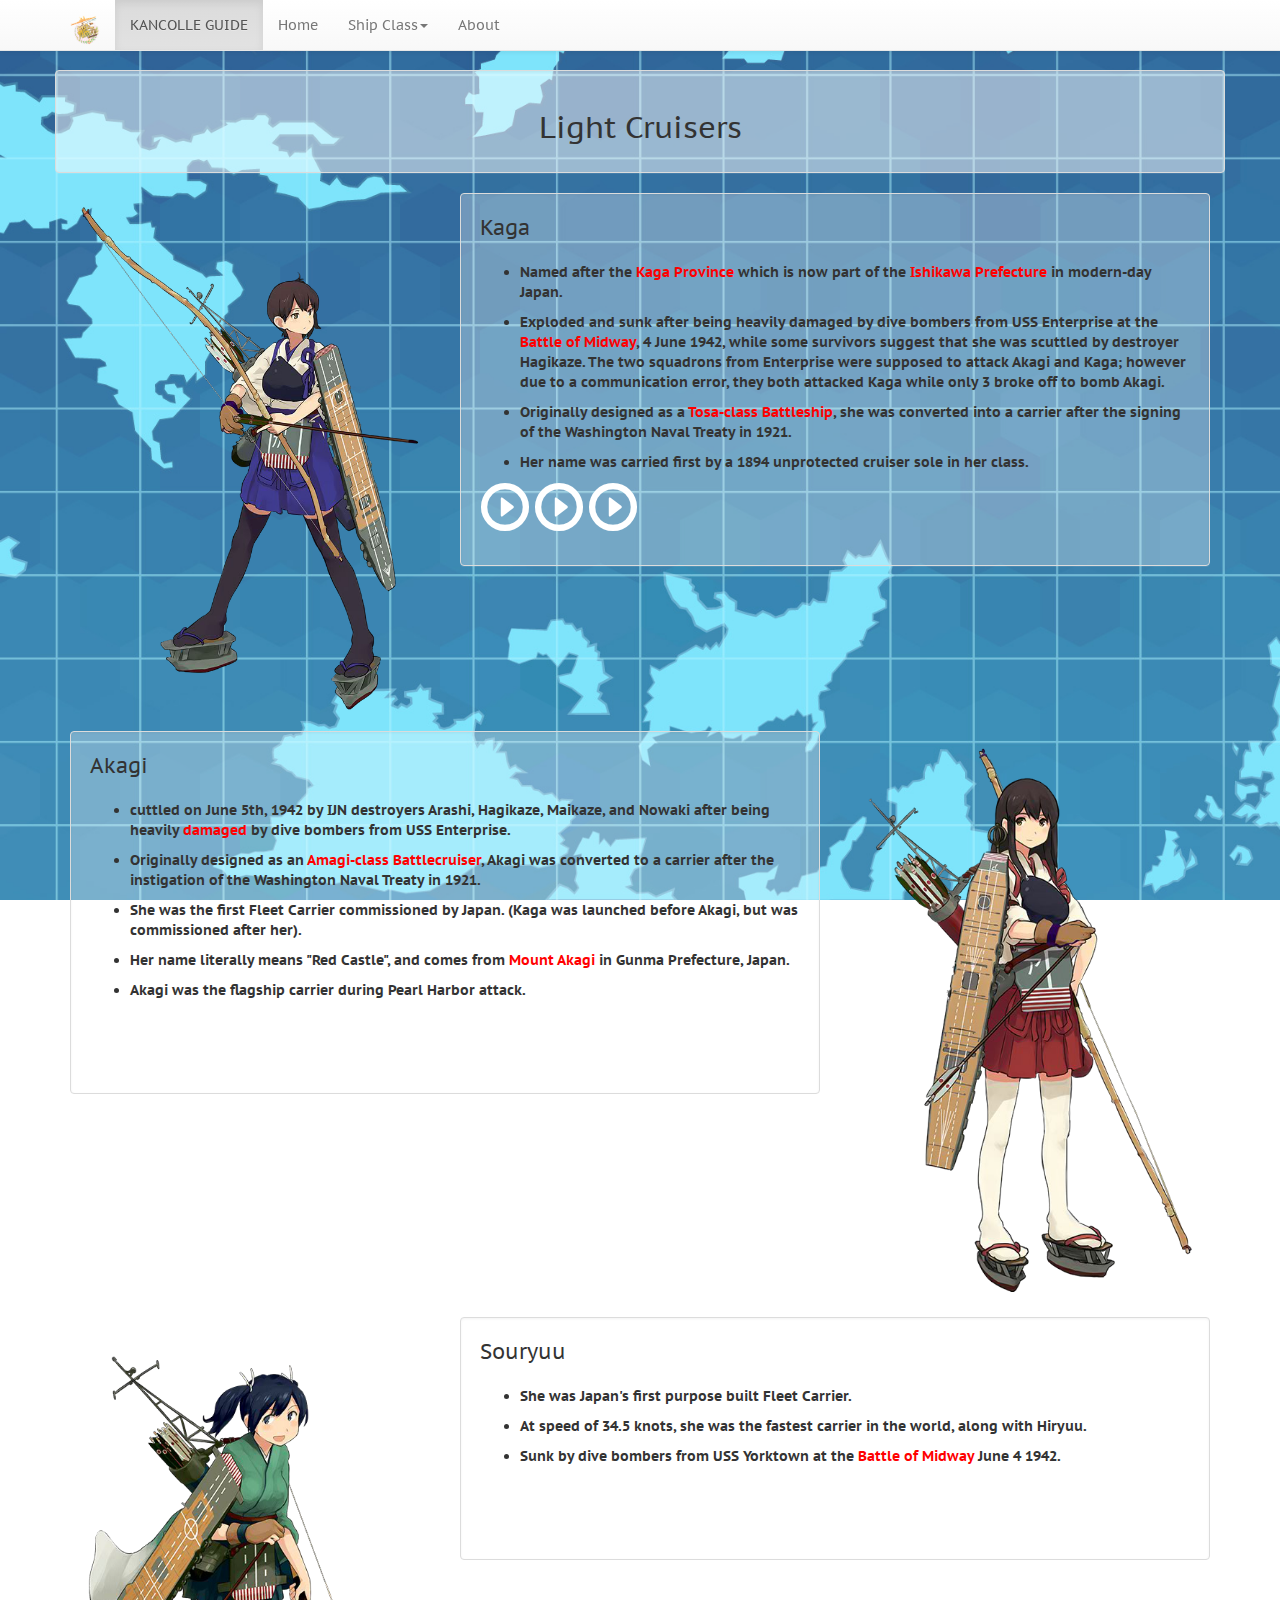
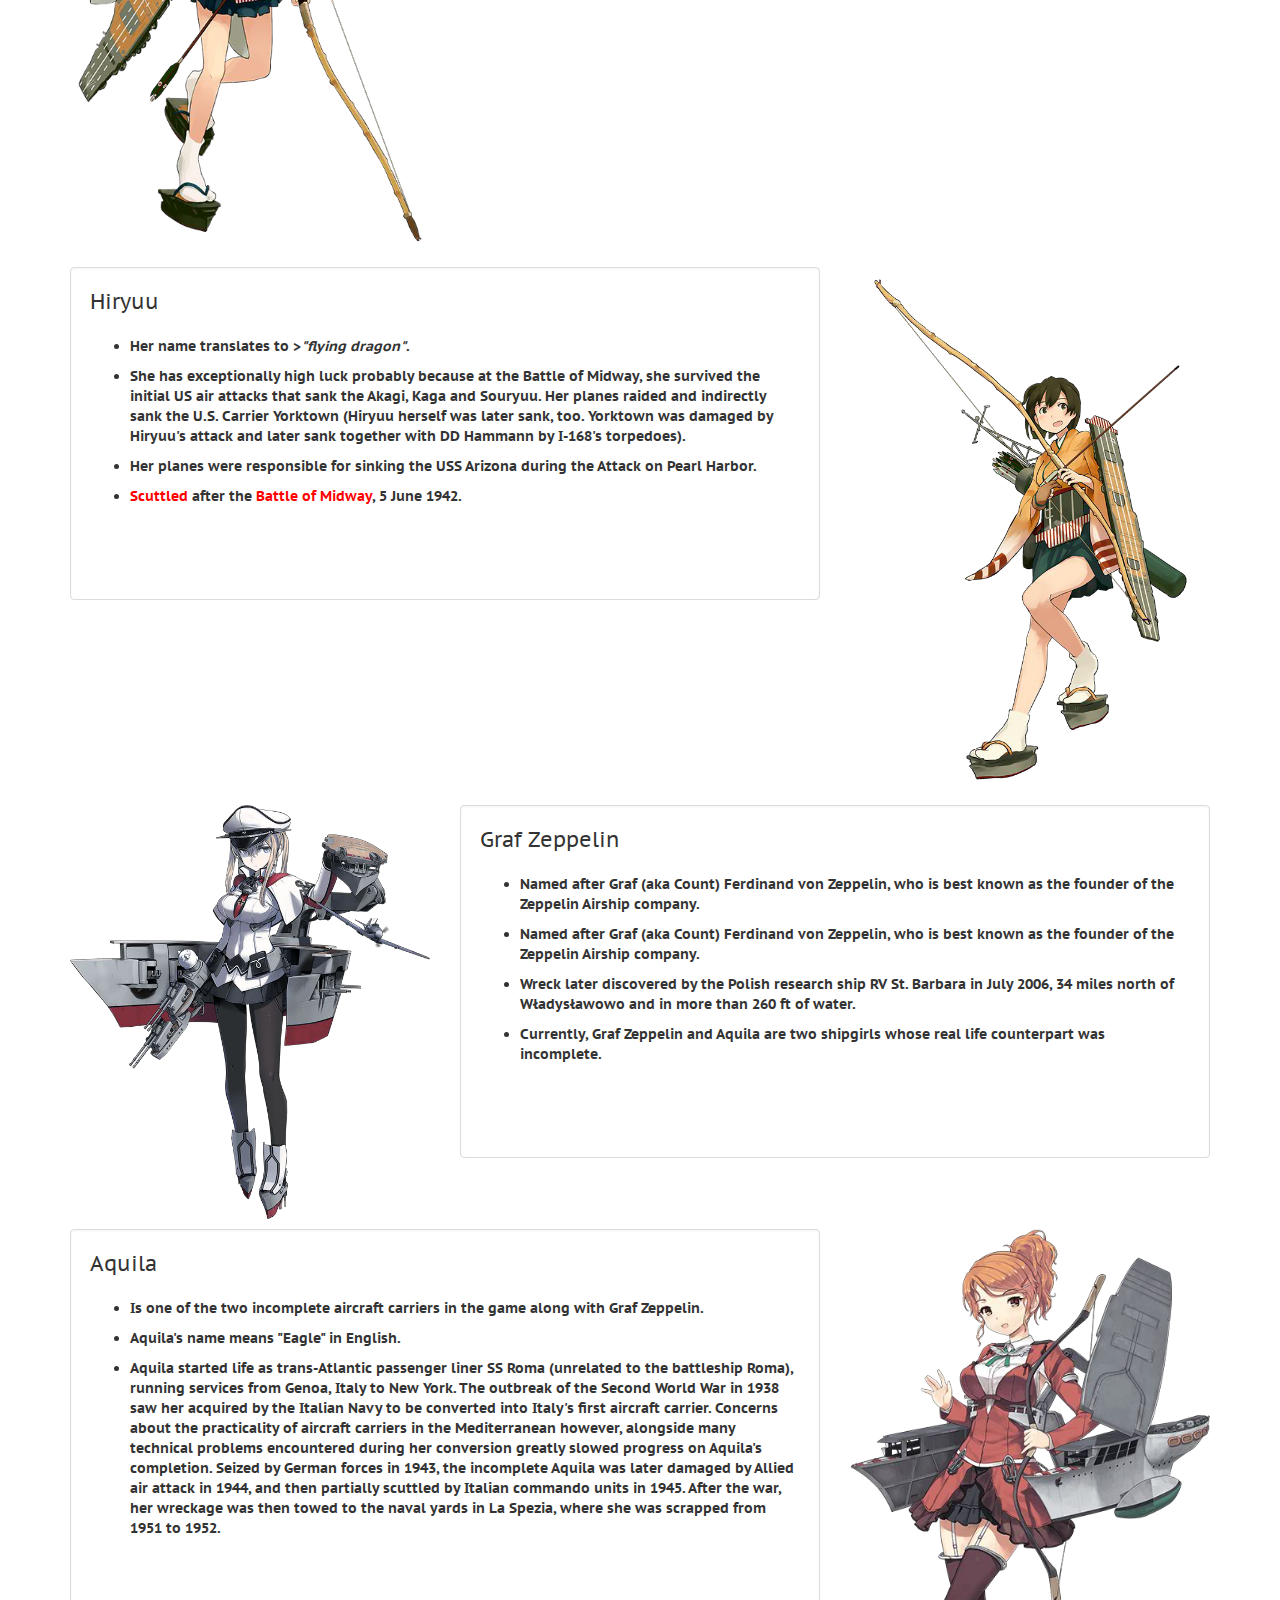
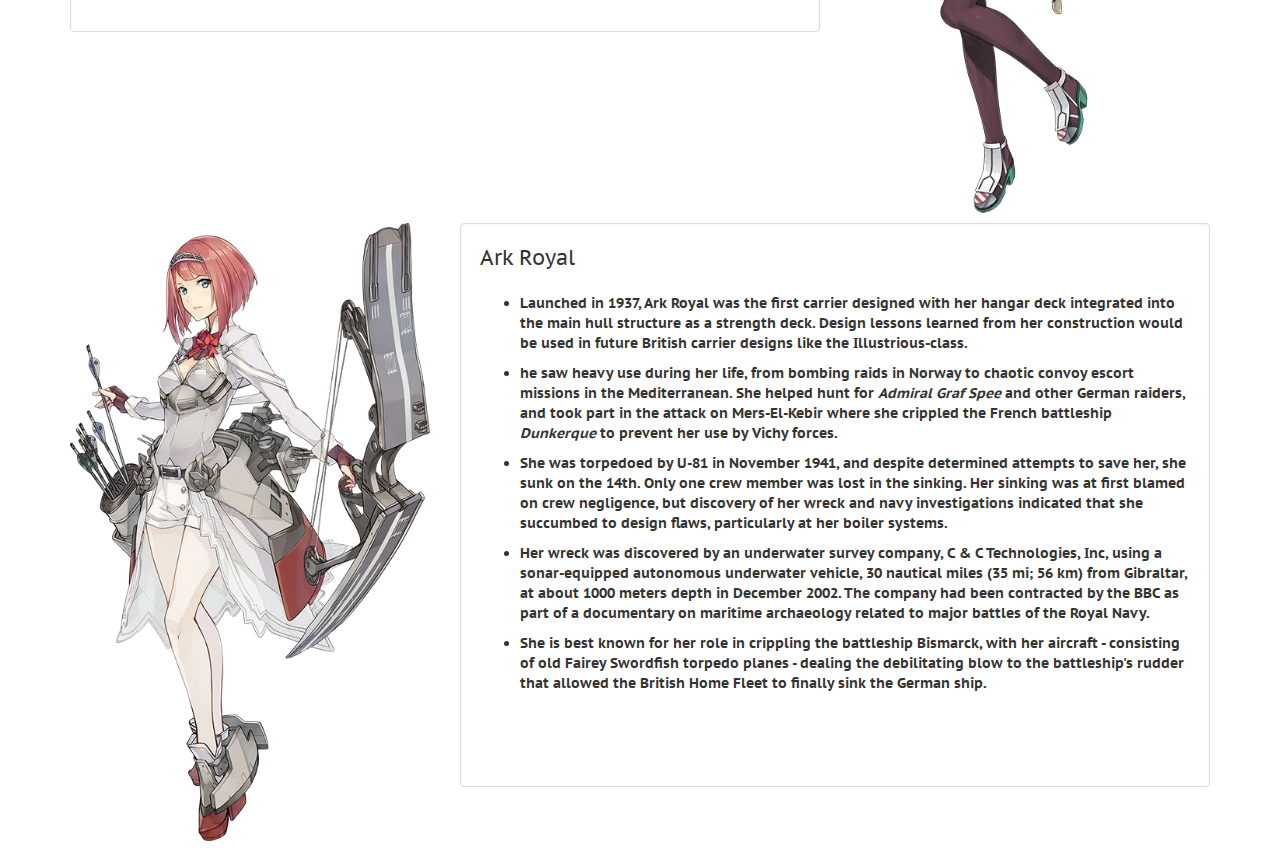
<file: cv.html>
<!DOCTYPE html>
<html lang="en">
<head>
	<meta charset="utf-8">
	<meta name="viewport" content="width=device-width, initial-scale=1.0, maximum-scale=1.0, user-scalable=no">
	<meta http-equiv="X-UA-Comptaible" content="IE=Edge">
	
	<title>Kantai Collection Guide - Aircraft Carrier</title>

	<!-- Import Google Fonts -->
	<link href="https://fonts.googleapis.com/css?family=PT+Sans+Caption" rel="stylesheet">

	<!-- Boostrap -->
	<link rel="stylesheet" type="text/css" href="assets/css/bootstrap.min.css">

	<!-- Optional theme -->
	<link rel="stylesheet" type="text/css" href="assets/css/bootstrap-theme.min.css">
	<!-- Custom CSS -->
	<link rel="stylesheet" type="text/css" href="assets/css/styles.css">
</head>
<body class="cv-page">
	<!-- Navigation -->
	<nav class="navbar navbar-default navbar-fixed-top">
		<div class="container">
			<div class="navbar-header">
				<button type="button" class="navbar-toggle collapsed" data-toggle="collapse" data-target="#bs-example-navbar-collapse-1" aria-expanded="false">
					<span class="sr-only">Toggle navigation</span>
					<span class="icon-bar"></span>
					<span class="icon-bar"></span>
					<span class="icon-bar"></span>
				</button>
				<a class="navbar-brand" href="#"><img alt="Brand" src="assets/img/kancolle-logo.png" height="30" width="30"></a>

			</div>
			<!-- Hamburger -->
			<div class="navbar-collapse collapse" id="bs-example-navbar-collapse-1" aria-expanded="false" style="height: 1px;">
				<ul class="nav navbar-nav">
					<li class="active"><a href="#">KANCOLLE GUIDE<span class="sr-only">(current)</span></a></li>
					<li><a href="home.html">Home</a></li>
					<li class="dropdown"><a href="#" class="dropdown-toggle" data-toggle="dropdown" role="button" aria-haspopup="true" aria-expanded="false">Ship Class<span class="caret"></span></a>
						<ul class="dropdown-menu">
							<li><a href="dd.html">Destroyer</a></li>
							<li><a href="cl.html">Light Cruiser</a></li>
							<li><a href="ca.html">Heavy Cruiser</a></li>
							<li><a href="bb.html">Battleship</a></li>
							<li><a href="cv.html">Aircraft Carrier</a></li>
						</ul>
					</li>
					<li><a href="about.html">About</a></li>
				</ul>
			</div>
		</div>
		<!-- End of .container for navbar -->
	</nav>
	<!-- End of Naviation -->
<!-- Start of Main Content -->
	<div class="container well text-center">
		<h2>Light Cruisers</h2>
	</div>
	<div class="container">
		<!-- 1st row -->
		<div class="row ship-type-row">
			<div class="col-lg-4 col-md-12 col-xs-12">
				<div class="ship-ctr">
					<img class="img-responsive" src="assets/img/ship-img/cv/CV-Kaga.png">
				</div>
			</div>
			<div class="col-lg-8 col-md-12 col-xs-12 ship-info-divider">
				<div class="well ship-info-container">
					<p class="lead ship-name-info">Kaga</p>
					<ul>
						<li><p class="ship-info">Named after the <a href="https://en.wikipedia.org/wiki/Kaga_Province" target="_blank">Kaga Province</a> which is now part of the <a href="https://en.wikipedia.org/wiki/Ishikawa_Prefecture" target="_blank">Ishikawa Prefecture</a> in modern-day Japan.</p></li>
						<li><p class="ship-info">Exploded and sunk after being heavily damaged by dive bombers from USS Enterprise at the <a href="https://en.wikipedia.org/wiki/Battle_of_Midway" target="_blank">Battle of Midway</a>, 4 June 1942, while some survivors suggest that she was scuttled by destroyer Hagikaze. The two squadrons from Enterprise were supposed to attack Akagi and Kaga; however due to a communication error, they both attacked Kaga while only 3 broke off to bomb Akagi.</p></li>
						<li><p class="ship-info">Originally designed as a <a href="https://en.wikipedia.org/wiki/Tosa-class_battleship" target="_blank">Tosa-class Battleship</a>, she was converted into a carrier after the signing of the Washington Naval Treaty in 1921.</p></li>
						<li><p class="ship-info">Her name was carried first by a 1894 unprotected cruiser sole in her class.</p></li>

					</ul>
					<p>
						<!-- 1st Voice -->
						<a title="Kaga Library"><span class="glyphicon glyphicon-play-circle"></span></a>	
						<audio preload='none'>
							<source src="assets/sound/cv/kaga/Kaga-Library.ogx" type='audio/ogg' />
						</audio>
						<!-- 2nd voice -->
						<a title="Kaga Introduction"><span class="glyphicon glyphicon-play-circle"></span></a>
						<audio class="ship" preload='none'>
							<source src="assets/sound/cv/kaga/Kaga-Introduction.ogx" type='audio/ogg' />
						</audio>
						<!-- 3rd voice -->
						<a title="Kaga Starting A Sortie"><span class="glyphicon glyphicon-play-circle"></span></a>
						<audio class="ship" preload='none'>
							<source src="assets/sound/cv/kaga/Kaga-Starting_A_Sortie.ogx" type='audio/ogg' />
						</audio>
					</p>	
				</div>	
			</div>
		</div>
		<!-- End 1st Row -->
		<!-- 2nd row -->
		<div class="row ship-type-row">
			<div class="col-lg-4 col-lg-push-8 col-md-12 col-xs-12">
				<div class="ship-ctr">
					<img class="img-responsive" src="assets/img/ship-img/cv/CV-Akagi.png">
				</div>
			</div>
			<div class="col-lg-8 col-lg-pull-4 col-md-12 col-xs-12 ship-info-divider">
				<div class="well ship-info-container">
					<p class="lead ship-name-info">Akagi</p>
					<ul>
						<li><p class="ship-info">cuttled on June 5th, 1942 by IJN destroyers Arashi, Hagikaze, Maikaze, and Nowaki after being heavily <a href="http://www.midway42.org/TheBattle/Images/Akagi-Bomb-Hits.png" target="_blank">damaged</a> by dive bombers from USS Enterprise.</p></li>
						<li><p class="ship-info">Originally designed as an <a href="https://en.wikipedia.org/wiki/Amagi-class_battlecruiser" target="_blank">Amagi-class Battlecruiser</a>, Akagi was converted to a carrier after the instigation of the Washington Naval Treaty in 1921.</p></li>
						<li><p class="ship-info">She was the first Fleet Carrier commissioned by Japan. (Kaga was launched before Akagi, but was commissioned after her).</p></li>
						<li><p class="ship-info">Her name literally means "Red Castle", and comes from <a href="https://en.wikipedia.org/wiki/Mount_Akagi" target="_blank">Mount Akagi</a> in Gunma Prefecture, Japan.</p></li>
						<li><p class="ship-info">Akagi was the flagship carrier during Pearl Harbor attack.</p></li>

					</ul>
					<p>
						<!-- 1st Voice -->
						<a title="Akagi Library"><span class="glyphicon glyphicon-play-circle"></span></a>
						<audio preload='none'>
							<source src="assets/sound/cv/akagi/Akagi-Library.ogx" type='audio/ogg' />
						</audio>
						<!-- 2nd voice -->
						<a title="Akagi Introduction"><span class="glyphicon glyphicon-play-circle"></span></a>
						<audio preload='none'>
							<source src="assets/sound/cv/akagi/Akagi-Introduction.ogx" type='audio/ogg' />
						</audio>
						<!-- 3rd voice -->
						<a title="Akagi Kai Starting A Sortie"><span class="glyphicon glyphicon-play-circle"></span></a>
						<audio preload='none'>
							<source src="assets/sound/cv/akagi/AkagiKai-Starting_A_Sortie.ogx" type='audio/ogg' />
						</audio>
					</p>	
				</div>	
			</div>
		</div>
		<!-- End 2nd Row -->
		<!-- 3rd row -->
		<div class="row ship-type-row">
			<div class="col-lg-4 col-md-12 col-xs-12">
				<div class="ship-ctr">
					<img class="img-responsive" src="assets/img/ship-img/cv/CV-Souryuu.png">
				</div>
			</div>
			<div class="col-lg-8 col-md-12 col-xs-12 ship-info-divider">
				<div class="well ship-info-container">
					<p class="lead ship-name-info">Souryuu</p>
					<ul>
						<li><p class="ship-info">She was Japan's first purpose built Fleet Carrier.</p></li>
						<li><p class="ship-info">At speed of 34.5 knots, she was the fastest carrier in the world, along with Hiryuu.</p></li>
						<li><p class="ship-info">Sunk by dive bombers from USS Yorktown at the <a href="https://en.wikipedia.org/wiki/Battle_of_Midway" target="_blank">Battle of Midway</a> June 4 1942.</p></li>

					</ul>
					<p>
						<!-- 1st Voice -->
						<a title="Souryuu Library"><span class="glyphicon glyphicon-play-circle"></span></a>
						<audio preload='none'>
							<source src="assets/sound/cv/souryuu/Souryuu-Library.ogx" type='audio/ogg' />
						</audio>
						<!-- 2nd voice -->
						<a title="Souryuu Introduction"><span class="glyphicon glyphicon-play-circle"></span></a>
						<audio preload='none'>
							<source src="assets/sound/cv/souryuu/Souryuu-Introduction.ogx" type='audio/ogg' />
						</audio>
						<!-- 3rd voice -->
						<a title="Souryuu Kai Ni Starting A Sortie"><span class="glyphicon glyphicon-play-circle"></span></a>
						<audio preload='none'>
							<source src="assets/sound/cv/souryuu/SouryuuKai2-Starting_A_Sortie.oga" type='audio/ogg' />
						</audio>
					</p>	
				</div>	
			</div>
		</div>
		<!-- End 3rd row -->
		<!-- 4th row -->
		<div class="row ship-type-row">
			<div class="col-lg-4 col-lg-push-8 col-md-12 col-xs-12">
				<div class="ship-ctr">
					<img class="img-responsive" src="assets/img/ship-img/cv/CV-Hiryuu.png">
				</div>
			</div>
			<div class="col-lg-8 col-lg-pull-4 col-md-12 col-xs-12 ship-info-divider">
				<div class="well ship-info-container">
					<p class="lead ship-name-info">Hiryuu</p>
					<ul>
						<li><p class="ship-info">Her name translates to <strong>><em>"flying dragon"</strong></em>.</p></li>
						<li><p class="ship-info">She has exceptionally high luck probably because at the Battle of Midway, she survived the initial US air attacks that sank the Akagi, Kaga and Souryuu. Her planes raided and indirectly sank the U.S. Carrier Yorktown (Hiryuu herself was later sank, too. Yorktown was damaged by Hiryuu's attack and later sank together with DD Hammann by I-168's torpedoes).</p></li>
						<li><p class="ship-info">Her planes were responsible for sinking the USS Arizona during the Attack on Pearl Harbor.</p></li>
						<li><p class="ship-info"><a href="https://en.wikipedia.org/wiki/Scuttling" target="_blank">Scuttled</a> after the <a href="https://en.wikipedia.org/wiki/Battle_of_Midway" target="_blank">Battle of Midway</a>, 5 June 1942.</p></li>				
					</ul>
					<p>
						<!-- 1st Voice -->
						<a title="Hiryuu Library"><span class="glyphicon glyphicon-play-circle"></span></a>
						<audio preload='none'>
							<source src="assets/sound/cv/hiryuu/Hiryuu-Library.ogx" type='audio/ogg' />
						</audio>
						<!-- 2nd voice -->
						<a title="Hiryuu Kai Ni Introduction"><span class="glyphicon glyphicon-play-circle"></span></a>
						<audio id="shipc5" preload='none'>
							<source src="assets/sound/cv/hiryuu/HiryuuKai2-Introduction.oga" type='audio/ogg' />
						</audio>
						<!-- 3rd voice -->
						<a title="Hiryuu Kai Ni Joining A Fleet"><span class="glyphicon glyphicon-play-circle"></span></a>
						<audio preload='none'>
							<source src="assets/sound/cv/hiryuu/HiryuuKai2-Joining_A_Fleet.oga" type='audio/ogg' />
						</audio>
					</p>	
				</div>	
			</div>
		</div>
		<!-- End 4th row -->
		<!-- 5th row -->
		<div class="row ship-type-row">
			<div class="col-lg-4 col-md-12 col-xs-12">
				<div class="ship-ctr">
					<img class="img-responsive" src="assets/img/ship-img/cv/CV-GrafZeppelin.png">
				</div>
			</div>
			<div class="col-lg-8 col-md-12 col-xs-12 ship-info-divider">
				<div class="well ship-info-container">
					<p class="lead ship-name-info">Graf Zeppelin</p>
					<ul>
						<li><p class="ship-info">Named after Graf (aka Count) Ferdinand von Zeppelin, who is best known as the founder of the Zeppelin Airship company.</p></li>
						<li><p class="ship-info">Named after Graf (aka Count) Ferdinand von Zeppelin, who is best known as the founder of the Zeppelin Airship company.</p></li>
						<li><p class="ship-info">Wreck later discovered by the Polish research ship RV St. Barbara in July 2006, 34 miles north of Władysławowo and in more than 260 ft of water.</p></li>
						<li><p class="ship-info">Currently, Graf Zeppelin and Aquila are two shipgirls whose real life counterpart was incomplete.</p></li>
					</ul>
					<p>
						<!-- 1st Voice -->
						<a title="Graf Zeppelin Library"><span class="glyphicon glyphicon-play-circle"></span></a>
						<audio preload='none'>
							<source src="assets/sound/cv/grafzeppelin/Graf_Zeppelin-Library.ogx" type='audio/ogg' />
						</audio>
						<!-- 2nd voice -->
						<a title="Graf Zeppelin Kai Introduction"><span class="glyphicon glyphicon-play-circle"></span></a>
						<audio preload='none'>
							<source src="assets/sound/cv/grafzeppelin/Graf_ZeppelinKai-Introduction.ogx" type='audio/ogg' />
						</audio>
						<!-- 3rd voice -->
						<a title="Graf Zeppelin Starting A Sortie"><span class="glyphicon glyphicon-play-circle"></span></a>
						<audio preload='none'>
							<source src="assets/sound/cv/grafzeppelin/Graf_Zeppelin-Starting_A_Sortie.ogx" type='audio/ogg' />
						</audio>
					</p>	
				</div>	
			</div>
		</div>
		<!-- End 5th row -->
		<!-- 6th row -->
		<div class="row ship-type-row">
			<div class="col-lg-4 col-lg-push-8 col-md-12 col-xs-12">
				<div class="ship-ctr">
					<img class="img-responsive" src="assets/img/ship-img/cv/CV-Aquila.png">
				</div>
			</div>
			<div class="col-lg-8 col-lg-pull-4 col-md-12 col-xs-12 ship-info-divider">
				<div class="well ship-info-container">
					<p class="lead ship-name-info">Aquila</p>
					<ul>
						<li><p class="ship-info">Is one of the two incomplete aircraft carriers in the game along with Graf Zeppelin.</p></li>
						<li><p class="ship-info">Aquila's name means "Eagle" in English.</p></li>
						<li><p class="ship-info">Aquila started life as trans-Atlantic passenger liner SS Roma (unrelated to the battleship Roma), running services from Genoa, Italy to New York. The outbreak of the Second World War in 1938 saw her acquired by the Italian Navy to be converted into Italy's first aircraft carrier. Concerns about the practicality of aircraft carriers in the Mediterranean however, alongside many technical problems encountered during her conversion greatly slowed progress on Aquila's completion. Seized by German forces in 1943, the incomplete Aquila was later damaged by Allied air attack in 1944, and then partially scuttled by Italian commando units in 1945. After the war, her wreckage was then towed to the naval yards in La Spezia, where she was scrapped from 1951 to 1952.</p></li>
					</ul>
					<p>
						<!-- 1st Voice -->
						<a title="Aquila Library"><span class="glyphicon glyphicon-play-circle"></span></a>
						<audio preload='none'>
							<source src="assets/sound/cv/aquila/Aquila-Library.oga" type='audio/ogg' />
						</audio>
						<!-- 2nd voice -->
						<a title="Aquila Introduction"><span class="glyphicon glyphicon-play-circle"></span></a>
						<audio id="shipc5" preload='none'>
							<source src="assets/sound/cv/aquila/Aquila-Introduction.oga" type='audio/ogg' />
						</audio>
						<!-- 3rd voice -->
						<a title="Aquila Starting A Sortie"><span class="glyphicon glyphicon-play-circle"></span></a>
						<audio preload='none'>
							<source src="assets/sound/cv/aquila/Aquila-Starting_A_Sortie.oga" type='audio/ogg' />
						</audio>
					</p>	
				</div>	
			</div>
		</div>
		<!-- End 6th row -->
		<!-- 7th row -->
		<div class="row ship-type-row">
			<div class="col-lg-4 col-md-12 col-xs-12">
				<div class="ship-ctr">
					<img class="img-responsive" src="assets/img/ship-img/cv/CV-ArkRoyal.png">
				</div>
			</div>
			<div class="col-lg-8 col-md-12 col-xs-12 ship-info-divider">
				<div class="well ship-info-container">
					<p class="lead ship-name-info">Ark Royal</p>
					<ul>
						<li><p class="ship-info">Launched in 1937, Ark Royal was the first carrier designed with her hangar deck integrated into the main hull structure as a strength deck. Design lessons learned from her construction would be used in future British carrier designs like the Illustrious-class.</p></li>
						<li><p class="ship-info">he saw heavy use during her life, from bombing raids in Norway to chaotic convoy escort missions in the Mediterranean. She helped hunt for <em>Admiral Graf Spee</em> and other German raiders, and took part in the attack on Mers-El-Kebir where she crippled the French battleship <em>Dunkerque</em> to prevent her use by Vichy forces.</li>
						<li><p class="ship-info">She was torpedoed by U-81 in November 1941, and despite determined attempts to save her, she sunk on the 14th. Only one crew member was lost in the sinking. Her sinking was at first blamed on crew negligence, but discovery of her wreck and navy investigations indicated that she succumbed to design flaws, particularly at her boiler systems.</li>
						<li><p class="ship-info">Her wreck was discovered by an underwater survey company, C & C Technologies, Inc, using a sonar-equipped autonomous underwater vehicle, 30 nautical miles (35 mi; 56 km) from Gibraltar, at about 1000 meters depth in December 2002. The company had been contracted by the BBC as part of a documentary on maritime archaeology related to major battles of the Royal Navy.</li>
						<li><p class="ship-info">She is best known for her role in crippling the battleship Bismarck, with her aircraft - consisting of old Fairey Swordfish torpedo planes - dealing the debilitating blow to the battleship's rudder that allowed the British Home Fleet to finally sink the German ship.</li>
					</ul>
					<p>
						<!-- 1st Voice -->
						<a title="Ark Royal Kai Introduction"><span class="glyphicon glyphicon-play-circle"></span></a>
						<audio preload='none'>
							<source src="assets/sound/cv/arkroyal/Ark_RoyalKai-Introduction.oga" type='audio/ogg' />
						</audio>
						<!-- 2nd voice -->
						<a title="Ark Royal Kai Starting A Sortie"><span class="glyphicon glyphicon-play-circle"></span></a>
						<audio preload='none'>
							<source src="assets/sound/cv/arkroyal/Ark_RoyalKai-Starting_A_Sortie.oga" type='audio/ogg' />
						</audio>
						<!-- 3rd voice -->
						<a title="Ark Royal Kai Battle Start"><span class="glyphicon glyphicon-play-circle"></span></a>
						<audio preload='none'>
							<source src="assets/sound/cv/arkroyal/Ark_RoyalKai-Battle_Start.oga" type='audio/ogg' />
						</audio>
					</p>	
				</div>	
			</div>
		</div>
		<!-- End 7th row -->
	</div>
	<!-- End Container -->
	<!-- End of Main Content -->
	<!-- Import Script -->
	<script src="https://ajax.googleapis.com/ajax/libs/jquery/3.3.1/jquery.min.js"></script>
	<script src="https://maxcdn.bootstrapcdn.com/bootstrap/3.3.7/js/bootstrap.min.js"></script>
	<!-- Custom Script -->
	<script src="assets/js/script.js"></script>
</body>
</html>
</file>
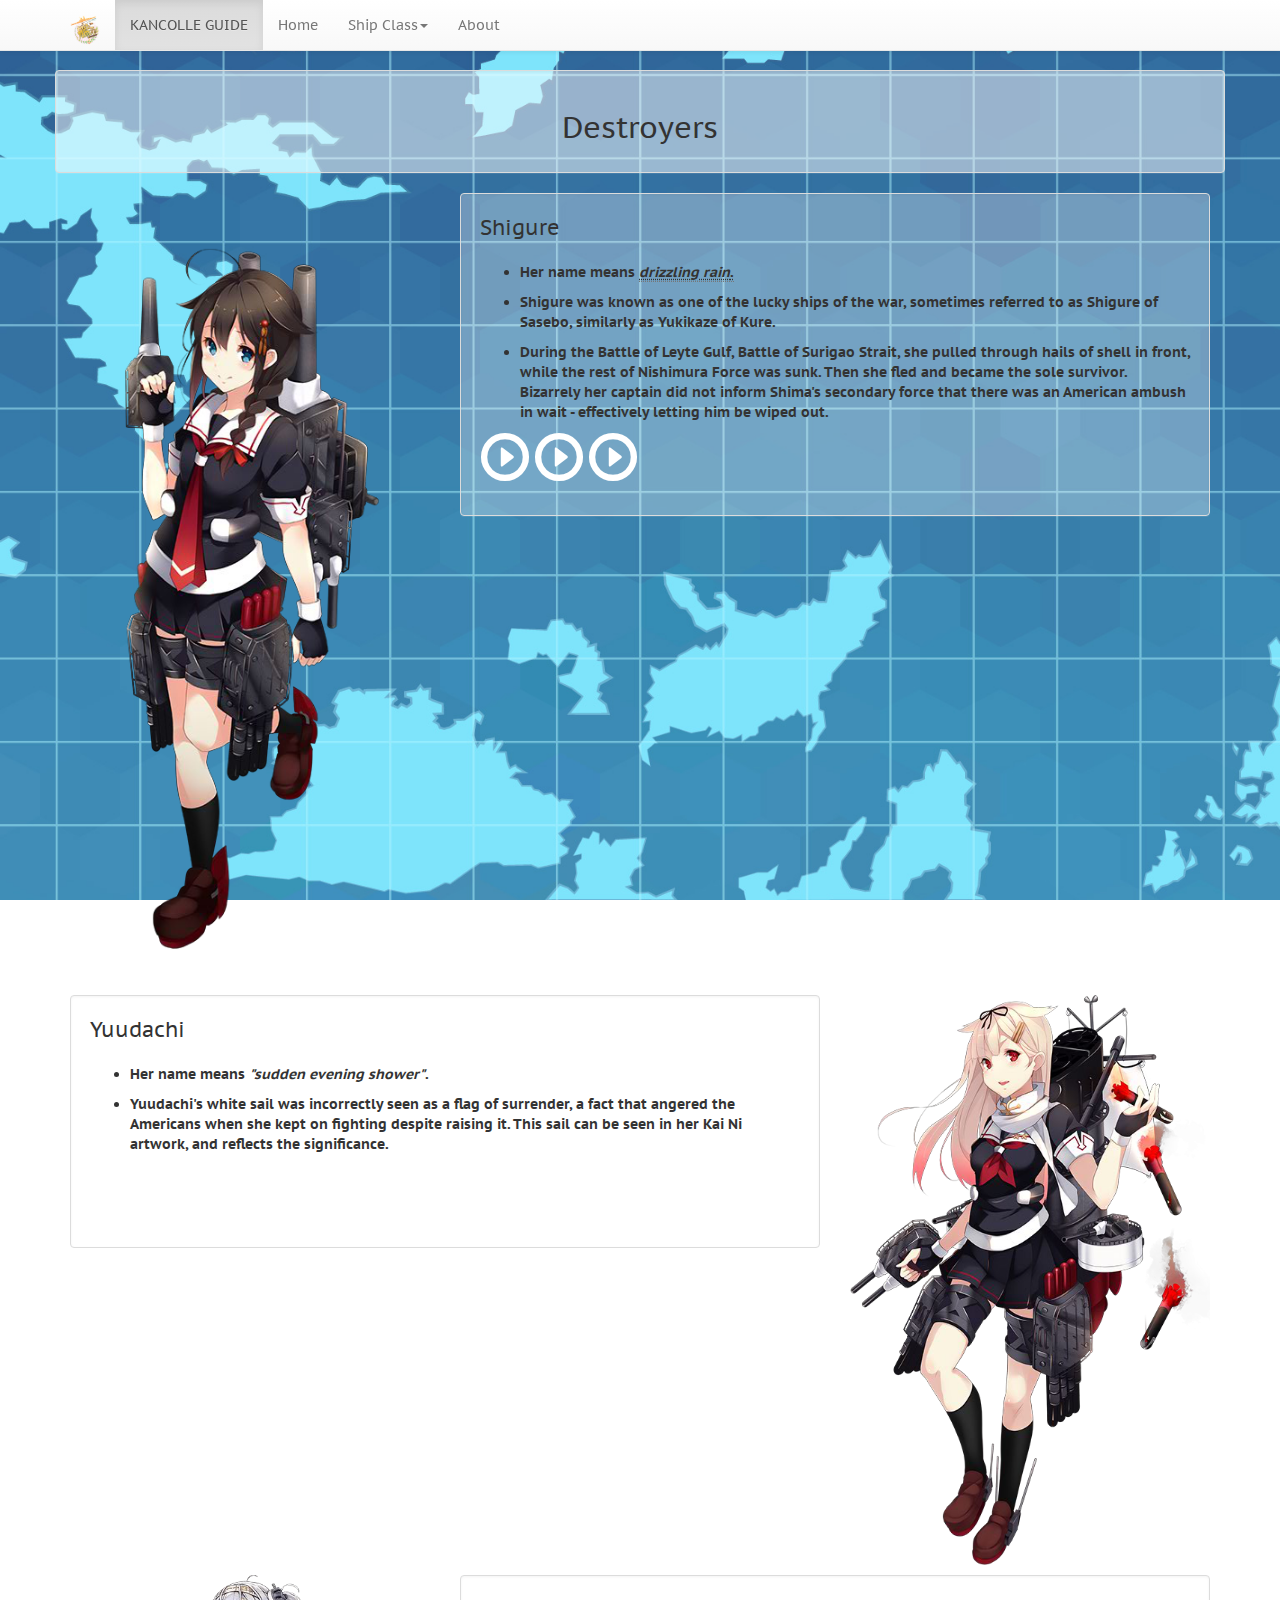
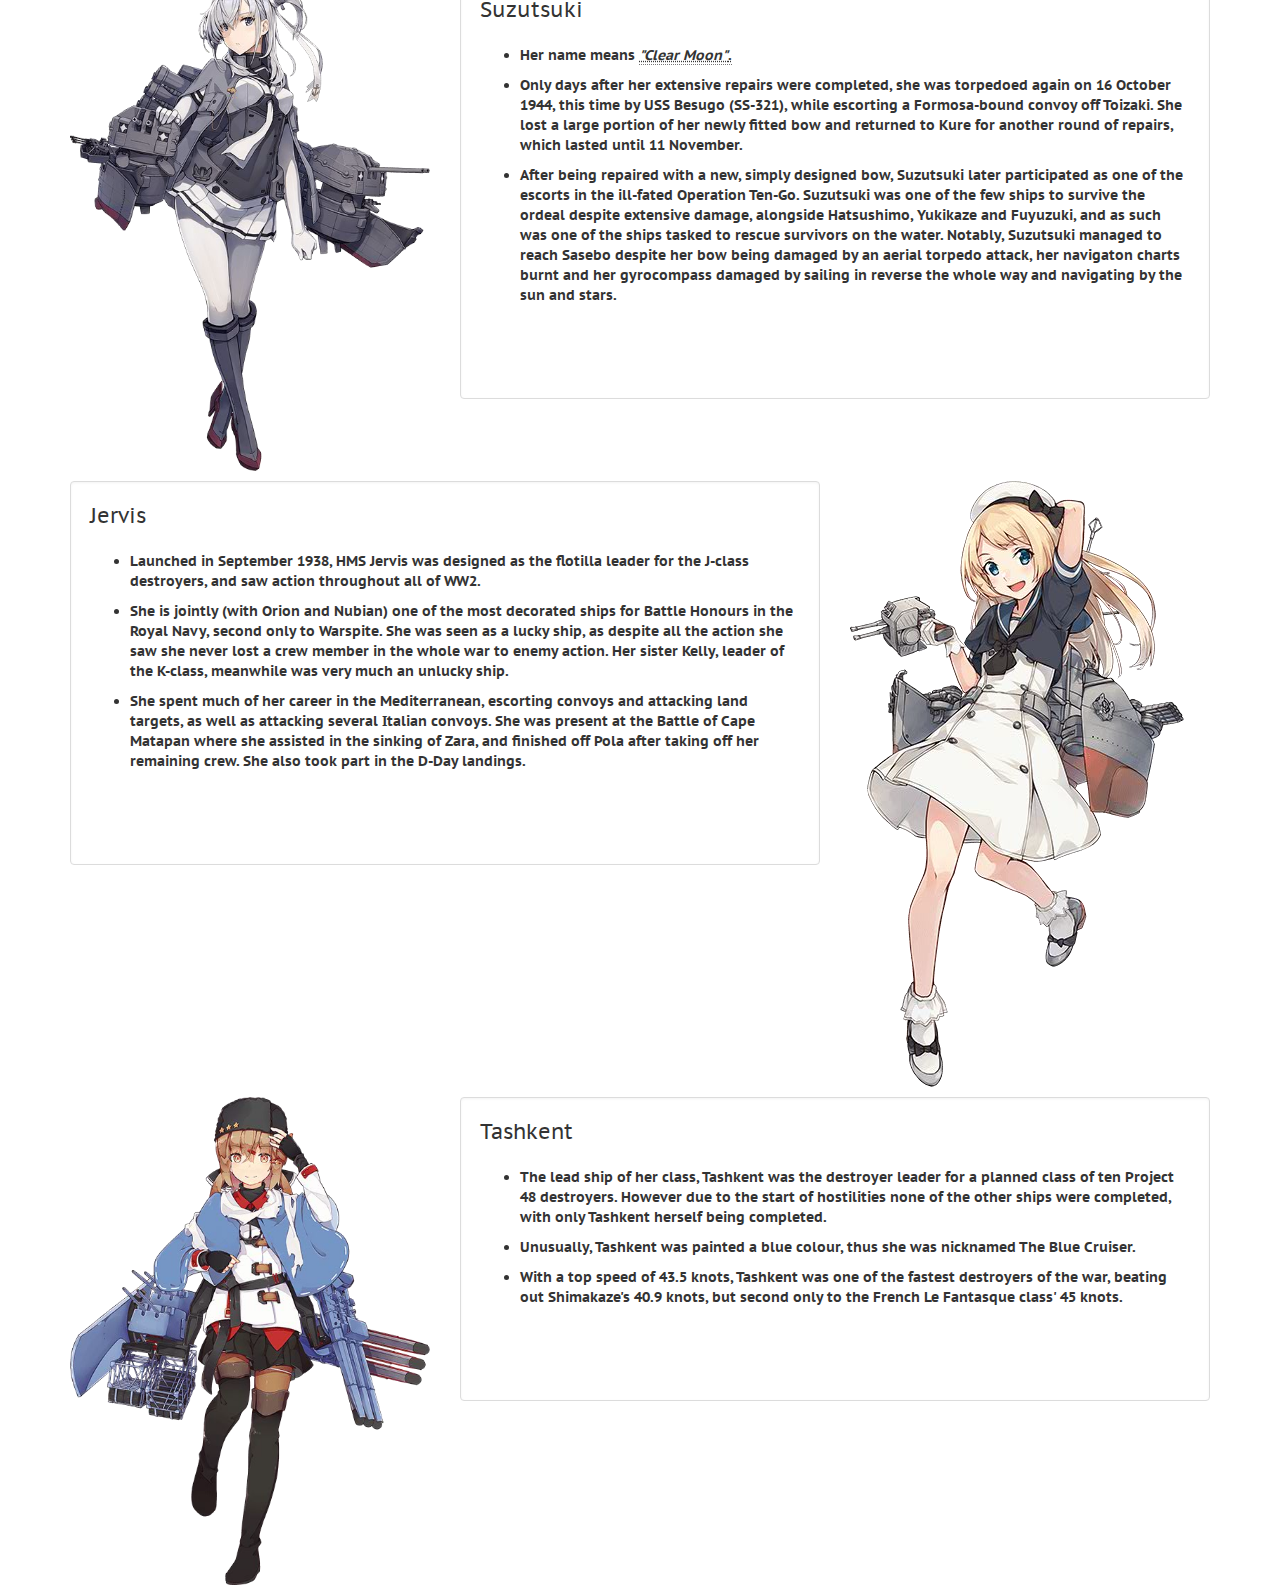
<file: dd.html>
<!DOCTYPE html>
<html lang="en">
<head>
	<meta charset="utf-8">
	<meta name="viewport" content="width=device-width, initial-scale=1.0, maximum-scale=1.0, user-scalable=no">
	<meta http-equiv="X-UA-Comptaible" content="IE=Edge">
	
	<title>Kantai Collection Guide - Destroyer</title>

	<!-- Import Google Fonts -->
	<link href="https://fonts.googleapis.com/css?family=PT+Sans+Caption" rel="stylesheet">

	<!-- Boostrap -->
	<link rel="stylesheet" type="text/css" href="assets/css/bootstrap.min.css">

	<!-- Optional theme -->
	<link rel="stylesheet" type="text/css" href="assets/css/bootstrap-theme.min.css">
	<!-- Custom CSS -->
	<link rel="stylesheet" type="text/css" href="assets/css/styles.css">
</head>
<body class="dd-page">
	<!-- Navigation -->
	<nav class="navbar navbar-default navbar-fixed-top">
		<div class="container">
			<div class="navbar-header">
				<button type="button" class="navbar-toggle collapsed" data-toggle="collapse" data-target="#bs-example-navbar-collapse-1" aria-expanded="false">
					<span class="sr-only">Toggle navigation</span>
					<span class="icon-bar"></span>
					<span class="icon-bar"></span>
					<span class="icon-bar"></span>
				</button>
				<a class="navbar-brand" href="#"><img alt="Brand" src="assets/img/kancolle-logo.png" height="30" width="30"></a>

			</div>
			<!-- Hamburger -->
			<div class="navbar-collapse collapse" id="bs-example-navbar-collapse-1" aria-expanded="false" style="height: 1px;">
				<ul class="nav navbar-nav">
					<li class="active"><a href="#">KANCOLLE GUIDE<span class="sr-only">(current)</span></a></li>
					<li><a href="home.html">Home</a></li>
					<li class="dropdown"><a href="#" class="dropdown-toggle" data-toggle="dropdown" role="button" aria-haspopup="true" aria-expanded="false">Ship Class<span class="caret"></span></a>
						<ul class="dropdown-menu">
							<li><a href="dd.html">Destroyer</a></li>
							<li><a href="cl.html">Light Cruiser</a></li>
							<li><a href="ca.html">Heavy Cruiser</a></li>
							<li><a href="bb.html">Battleship</a></li>
							<li><a href="cv.html">Aircraft Carrier</a></li>
						</ul>
					</li>
					<li><a href="about.html">About</a></li>
				</ul>
			</div>
		</div>
		<!-- End of .container for navbar -->
	</nav>
	<!-- End of Naviation -->
	<!-- Start of Main Content -->
	<div class="container well text-center">
		<h2>Destroyers</h2>
	</div>
	<div class="container">
		<!-- 1st row -->
		<div class="row ship-type-row">
			<div class="col-lg-4 col-md-12 col-xs-12">
				<div class="ship-ctr">
					<img class="img-responsive" src="assets/img/ship-img/dd/DD-Shigure.png">
				</div>
			</div>
			<div class="col-lg-8 col-md-12 col-xs-12 ship-info-divider">
				<div class="well ship-info-container">
					<p class="lead ship-name-info">Shigure</p>
					<ul>
						<li><p class="ship-info">Her name means <abbr title="in late autumn and early winter"><em>drizzling rain</em>.</p></li>
						<li><p class="ship-info">Shigure was known as one of the lucky ships of the war, sometimes referred to as Shigure of Sasebo, similarly as Yukikaze of Kure.</p></li>
						<li><p class="ship-info">During the Battle of Leyte Gulf, Battle of Surigao Strait, she pulled through hails of shell in front, while the rest of Nishimura Force was sunk. Then she fled and became the sole survivor. Bizarrely her captain did not inform Shima's secondary force that there was an American ambush in wait - effectively letting him be wiped out.</p></li>
					</ul>
					<p>
						<!-- 1st Voice -->
						<a title="Shigure Library"><span class="glyphicon glyphicon-play-circle"></span></a>	
						<audio preload='none'>
							<source src="assets/sound/dd/shigure/Shigure-Library.ogx" type='audio/ogg' />
						</audio>
						<!-- 2nd voice -->
						<a title="Shigure Idle"><span class="glyphicon glyphicon-play-circle"></span></a>
						<audio class="ship" preload='none'>
							<source src="assets/sound/dd/shigure/Shigure-Idle.ogx" type='audio/ogg' />
						</audio>
						<!-- 3rd voice -->
						<a title="Shigure Starting A Sortie"><span class="glyphicon glyphicon-play-circle"></span></a>
						<audio class="ship" preload='none'>
							<source src="assets/sound/dd/shigure/Shigure-Starting_A_Sortie.ogx" type='audio/ogg' />
						</audio>
					</p>	
				</div>	
			</div>
		</div>
		<!-- End 1st Row -->
		<!-- 2nd row -->
		<div class="row ship-type-row">
			<div class="col-lg-4 col-lg-push-8 col-md-12 col-xs-12">
				<div class="ship-ctr">
					<img class="img-responsive" src="assets/img/ship-img/dd/DD-Yuudachi.png">
				</div>
			</div>
			<div class="col-lg-8 col-lg-pull-4 col-md-12 col-xs-12 ship-info-divider">
				<div class="well ship-info-container">
					<p class="lead ship-name-info">Yuudachi</p>
					<ul>
						<li><p class="ship-info">Her name means <strong><em>"sudden evening shower"</em></strong>.</p></li>
						<li><p class="ship-info">Yuudachi's white sail was incorrectly seen as a flag of surrender, a fact that angered the Americans when she kept on fighting despite raising it. This sail can be seen in her Kai Ni artwork, and reflects the significance.</p></li>
					</ul>
					<p>
						<!-- 1st Voice -->
						<a title="Yuudachi Library"><span class="glyphicon glyphicon-play-circle"></span></a>
						<audio preload='none'>
							<source src="assets/sound/dd/yuudachi/Yuudachi-Library.ogx" type='audio/ogg' />
						</audio>
						<!-- 2nd voice -->
						<a title="Yuudachi Idle"><span class="glyphicon glyphicon-play-circle"></span></a>
						<audio preload='none'>
							<source src="assets/sound/dd/yuudachi/Yuudachi-Idle.ogx" type='audio/ogg' />
						</audio>
						<!-- 3rd voice -->
						<a title="Yuudachi Battle Start"><span class="glyphicon glyphicon-play-circle"></span></a>
						<audio preload='none'>
							<source src="assets/sound/dd/yuudachi/Yuudachi-Battle_Start.ogx" type='audio/ogg' />
						</audio>
					</p>	
				</div>	
			</div>
		</div>
		<!-- End 2nd Row -->
		<!-- 3rd row -->
		<div class="row ship-type-row">
			<div class="col-lg-4 col-md-12 col-xs-12">
				<div class="ship-ctr">
					<img class="img-responsive" src="assets/img/ship-img/dd/DD-Suzutsuki.png">
				</div>
			</div>
			<div class="col-lg-8 col-md-12 col-xs-12 ship-info-divider">
				<div class="well ship-info-container">
					<p class="lead ship-name-info">Suzutsuki</p>
					<ul>
						<li><p class="ship-info">Her name means <abbr title="In Autumn"><em>"Clear Moon"</em>.</p></li>
						<li><p class="ship-info">Only days after her extensive repairs were completed, she was torpedoed again on 16 October 1944, this time by USS Besugo (SS-321), while escorting a Formosa-bound convoy off Toizaki. She lost a large portion of her newly fitted bow and returned to Kure for another round of repairs, which lasted until 11 November.</p></li>
						<li><p class="ship-info">After being repaired with a new, simply designed bow, Suzutsuki later participated as one of the escorts in the ill-fated Operation Ten-Go. Suzutsuki was one of the few ships to survive the ordeal despite extensive damage, alongside Hatsushimo, Yukikaze and Fuyuzuki, and as such was one of the ships tasked to rescue survivors on the water. Notably, Suzutsuki managed to reach Sasebo despite her bow being damaged by an aerial torpedo attack, her navigaton charts burnt and her gyrocompass damaged by sailing in reverse the whole way and navigating by the sun and stars.</p></li>
					</ul>
					<p>
						<!-- 1st Voice -->
						<a title="Suzutsuki Library"><span class="glyphicon glyphicon-play-circle"></span></a>
						<audio preload='none'>
							<source src="assets/sound/dd/suzutsuki/Suzutsuki-Library.oga" type='audio/ogg' />
						</audio>
						<!-- 2nd voice -->
						<a title="Suzutsuki Idle"><span class="glyphicon glyphicon-play-circle"></span></a>
						<audio preload='none'>
							<source src="assets/sound/dd/suzutsuki/Suzutsuki-Idle.oga" type='audio/ogg' />
						</audio>
						<!-- 3rd voice -->
						<a title="Shigure Secretary 3"><span class="glyphicon glyphicon-play-circle"></span></a>
						<audio preload='none'>
							<source src="assets/sound/dd/suzutsuki/Suzutsuki-Secretary_3.oga" type='audio/ogg' />
						</audio>
					</p>	
				</div>	
			</div>
		</div>
		<!-- End 3rd row -->
		<!-- 4th row -->
		<div class="row ship-type-row">
			<div class="col-lg-4 col-lg-push-8 col-md-12 col-xs-12">
				<div class="ship-ctr">
					<img class="img-responsive" src="assets/img/ship-img/dd/DD-Jervis.png">
				</div>
			</div>
			<div class="col-lg-8 col-lg-pull-4 col-md-12 col-xs-12 ship-info-divider">
				<div class="well ship-info-container">
					<p class="lead ship-name-info">Jervis</p>
					<ul>
						<li><p class="ship-info">Launched in September 1938, HMS Jervis was designed as the flotilla leader for the J-class destroyers, and saw action throughout all of WW2.</p></li>
						<li><p class="ship-info">She is jointly (with Orion and Nubian) one of the most decorated ships for Battle Honours in the Royal Navy, second only to Warspite. She was seen as a lucky ship, as despite all the action she saw she never lost a crew member in the whole war to enemy action. Her sister Kelly, leader of the K-class, meanwhile was very much an unlucky ship.</p></li>
						<li><p class="ship-info">She spent much of her career in the Mediterranean, escorting convoys and attacking land targets, as well as attacking several Italian convoys. She was present at the Battle of Cape Matapan where she assisted in the sinking of Zara, and finished off Pola after taking off her remaining crew. She also took part in the D-Day landings.</p></li>
					</ul>
					<p>
						<!-- 1st Voice -->
						<a title="Jervis Library"><span class="glyphicon glyphicon-play-circle"></span></a>
						<audio preload='none'>
							<source src="assets/sound/dd/jervis/Jervis-Library.oga" type='audio/ogg' />
						</audio>
						<!-- 2nd voice -->
						<a title="Jervis Introduction"><span class="glyphicon glyphicon-play-circle"></span></a>
						<audio id="shipc5" preload='none'>
							<source src="assets/sound/dd/jervis/Jervis-Introduction.oga" type='audio/ogg' />
						</audio>
						<!-- 3rd voice -->
						<a title="Jervis Joining A Fleet"><span class="glyphicon glyphicon-play-circle"></span></a>
						<audio preload='none'>
							<source src="assets/sound/dd/jervis/Jervis-Joining_A_Fleet.oga" type='audio/ogg' />
						</audio>
					</p>	
				</div>	
			</div>
		</div>
		<!-- End 4th row -->
		<!-- 5th row -->
		<div class="row ship-type-row">
			<div class="col-lg-4 col-md-12 col-xs-12">
				<div class="ship-ctr">
					<img class="img-responsive" src="assets/img/ship-img/dd/DD-Tashkent.png">
				</div>
			</div>
			<div class="col-lg-8 col-md-12 col-xs-12 ship-info-divider">
				<div class="well ship-info-container">
					<p class="lead ship-name-info">Tashkent</p>
					<ul>
						<li><p class="ship-info">The lead ship of her class, Tashkent was the destroyer leader for a planned class of ten Project 48 destroyers. However due to the start of hostilities none of the other ships were completed, with only Tashkent herself being completed.</p></li>
						<li><p class="ship-info">Unusually, Tashkent was painted a blue colour, thus she was nicknamed The Blue Cruiser.</p></li>
						<li><p class="ship-info">With a top speed of 43.5 knots, Tashkent was one of the fastest destroyers of the war, beating out Shimakaze's 40.9 knots, but second only to the French Le Fantasque class' 45 knots.</p></li>
					</ul>
					<p>
						<!-- 1st Voice -->
						<a title="Tashkent Library"><span class="glyphicon glyphicon-play-circle"></span></a>
						<audio preload='none'>
							<source src="assets/sound/dd/tashkent/Tashkent-Library.oga" type='audio/ogg' />
						</audio>
						<!-- 2nd voice -->
						<a title="Tashkent Introduction"><span class="glyphicon glyphicon-play-circle"></span></a>
						<audio preload='none'>
							<source src="assets/sound/dd/tashkent/Tashkent-Introduction.oga" type='audio/ogg' />
						</audio>
						<!-- 3rd voice -->
						<a title="Tashkent Kai MVP"><span class="glyphicon glyphicon-play-circle"></span></a>
						<audio preload='none'>
							<source src="assets/sound/dd/tashkent/TashkentKai-MVP.oga" type='audio/ogg' />
						</audio>
					</p>	
				</div>	
			</div>
		</div>
		<!-- End 5th row -->
	</div>
	<!-- End Container -->
	<!-- End of Main Content -->
	<!-- Import Script -->
	<script src="https://ajax.googleapis.com/ajax/libs/jquery/3.3.1/jquery.min.js"></script>
	<script src="https://maxcdn.bootstrapcdn.com/bootstrap/3.3.7/js/bootstrap.min.js"></script>
	<!-- Custom Script -->
	<script src="assets/js/script.js"></script>
</body>
</html>
</file>
<file: assets/css/styles.css>
* {
	/*letter-spacing: 2px;*/
}

h1.crop{
	word-wrap: break-word;
	-webkit-hyphens: auto;
	-moz-hyphens: auto;
	-ms-hyphens: auto;
	-o-hyphens: auto;
	hyphens: auto;
	text-align: center;
	font-family: 'Vollkorn', serif;
}

a {
	color: red;
}

	.homepage,
	.about,
	.dd-page,
	.cl-page,
	.ca-page,
	.bb-page,
	.cv-page {
		padding-top: 70px;
	}
/*Index Page*/
.jumbotron,
.well {
	background: rgb(200, 54, 54); /* This is for ie8 and below */
	background: rgba(255, 255, 255, 0.5);
}

.footer {
  color:#ddd;
  background-color:#282E34;
  text-align:center;
  padding: 2px;
  position:relative;
}

#kancolle-bg-vid {
	position: fixed;
    right: 0;
    bottom: 0;
    min-width: 100%; 
    min-height: 100%;
}


/*End oF Index CSS*/
.ship-type-row {
	margin-bottom: 10px;
}

/*Home Page*/
.ship-info {
	font-weight: bold;
}

.ship-info-container {
	background-color: rgba(255, 255, 255, 0.3);
}

.video-container {
	width: 80vh;
	height: auto;
	margin: 0 auto;
	padding-bottom: 20px;
}

#kancolle-video-home {
	width: 100%;
}
/*End of Home Page*/

/*About Page*/
.developer {
	background-color: rgba(255, 255, 255, 0.3);
}

.img-dev {
	height: 30vh;
	width: 30vh;
	display: grid;
	align-items: center;
	justify-items: center;
}

.img-dev > img {
	border-radius: 50%;
}

.developer-img {
	padding-bottom: 20px;
}
/*End of About Page*/

/*Header for each parallax*/
/*DD,Cl,CA,BB,CV Pages*/

.glyphicon-play-circle,
.glyphicon-pause {
	font-size: 50px;
	color: white;
}
/*End of DD,CL,CA,BB,CV Pages*/

/* MEDIA QUERIES */
/*Mobile*/
@media only screen and (max-width: 400px) {
	body {
		background-image: url("../img/mainBG.jpg");
		font-family: 'PT Sans Caption', sans-serif;
		background-repeat: no-repeat;
		background-position: center center;
		background-attachment: fixed;
		-webkit-background-size: cover;
		-moz-background-size: cover;
		-o-background-size: cover;
		background-size: cover;
	}

	.panel {
		font-size: 10px;
	}

	.welcome-container {
	transform: translate(0px, 20%);
}

	#kancolle-bg-vid {
		display: none;
	}

	.video-container {
	width: 60vh;
	height: auto;
	margin: 0 auto;
	padding-bottom: 20px;
}

	.space {
	padding-bottom: 50px;
	}

	.ship-name-info {
		font-size: 20px;
	}

	.ship-info {
		font-size: 18px;
		color: black;
		font-weight: normal;
		text-align: left;
	}

	.ship-info-divider {
		padding-top: 30px;
	}

	.col-centered{
		float: none;
		margin: 0 auto;
	}

	.dev-title > h2 {
		font-size: 20px;
	}

	.dev-title,
	.dev-info {
		text-align: center;
	}

}

/*Tablet*/
@media only screen and (min-width: 401px) and (max-width: 960px) {
	body {
	background-image: url("../img/mainBG.jpg");
	font-family: 'PT Sans Caption', sans-serif;
	background-repeat: no-repeat;
	background-position: center center;
	background-attachment: fixed;
	-webkit-background-size: cover;
	-moz-background-size: cover;
	-o-background-size: cover;
	background-size: cover;
	}

	.welcome-container {
	transform: translate(0px, 50%);
	}

	#kancolle-bg-vid {
		display: none;
	}

	.ship-info-divider {
		padding-top: 30px;
	}

	.col-centered{
		float: none;
		margin: 0 auto;
	}

	.ship-ctr {
		margin: 0 auto;
		width: 50%;
	}

	.video-container {
	width: 60vh;
	height: auto;
	margin: 0 auto;
	padding-bottom: 20px;
}

	.dev-title,
	.dev-info {
		text-align: center;
		font-size: 20px;
		letter-spacing: 2px;
	}

	.ship-info {
	font-size: 18px;
	color: black;
	font-weight: normal;
	text-align: left;
	}
}

/*Personal Computer*/
@media only screen and (min-width: 961px) {
	body{
		background-image: url("../img/mainBG.jpg");
		font-family: 'PT Sans Caption', sans-serif;
		background-repeat: no-repeat;
		background-position: center center;
		background-attachment: fixed;
		-webkit-background-size: cover;
		-moz-background-size: cover;
		-o-background-size: cover;
		background-size: cover;
	}

	.panel {}

	.col-centered{
		float: none;
		margin: 0 auto;
	}

	.welcome-container {
	transform: translate(0px, 50%);
	}

	.dev-title {
		text-align: center;
	}
}
</file>
